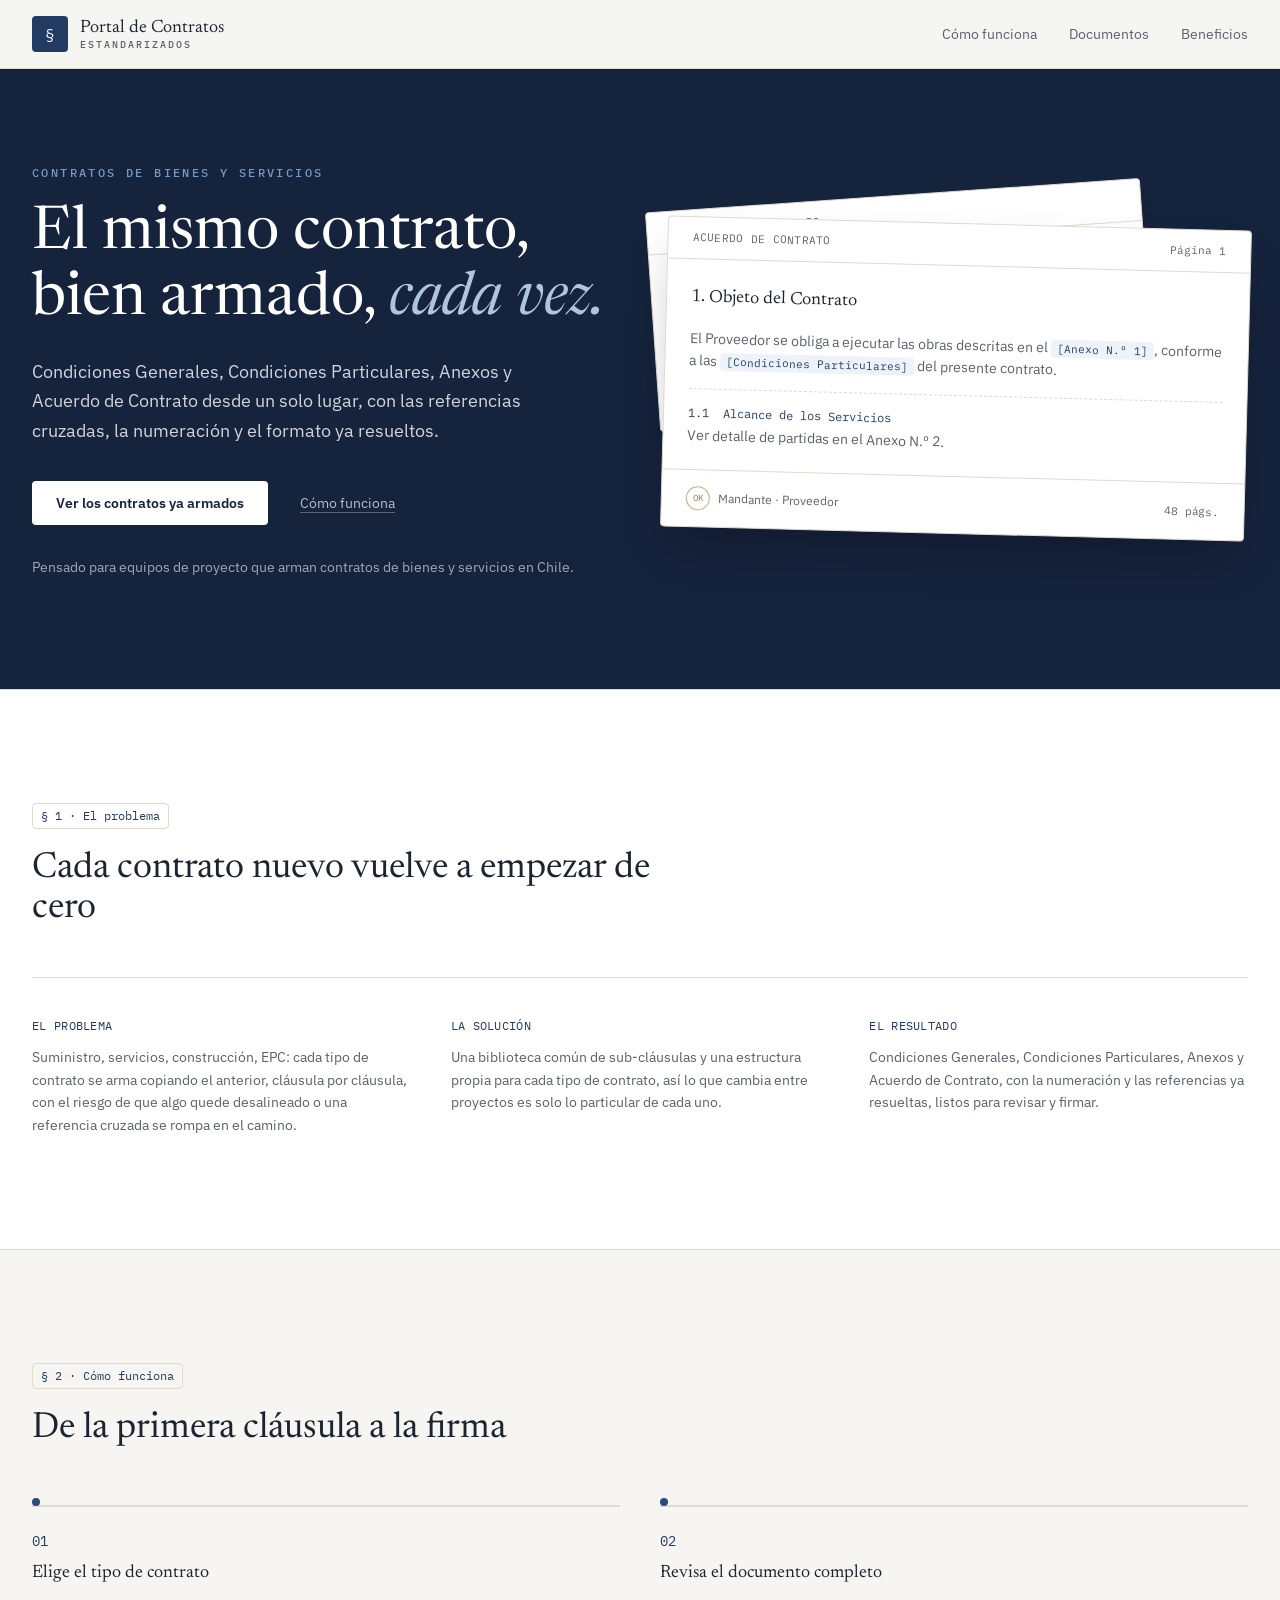
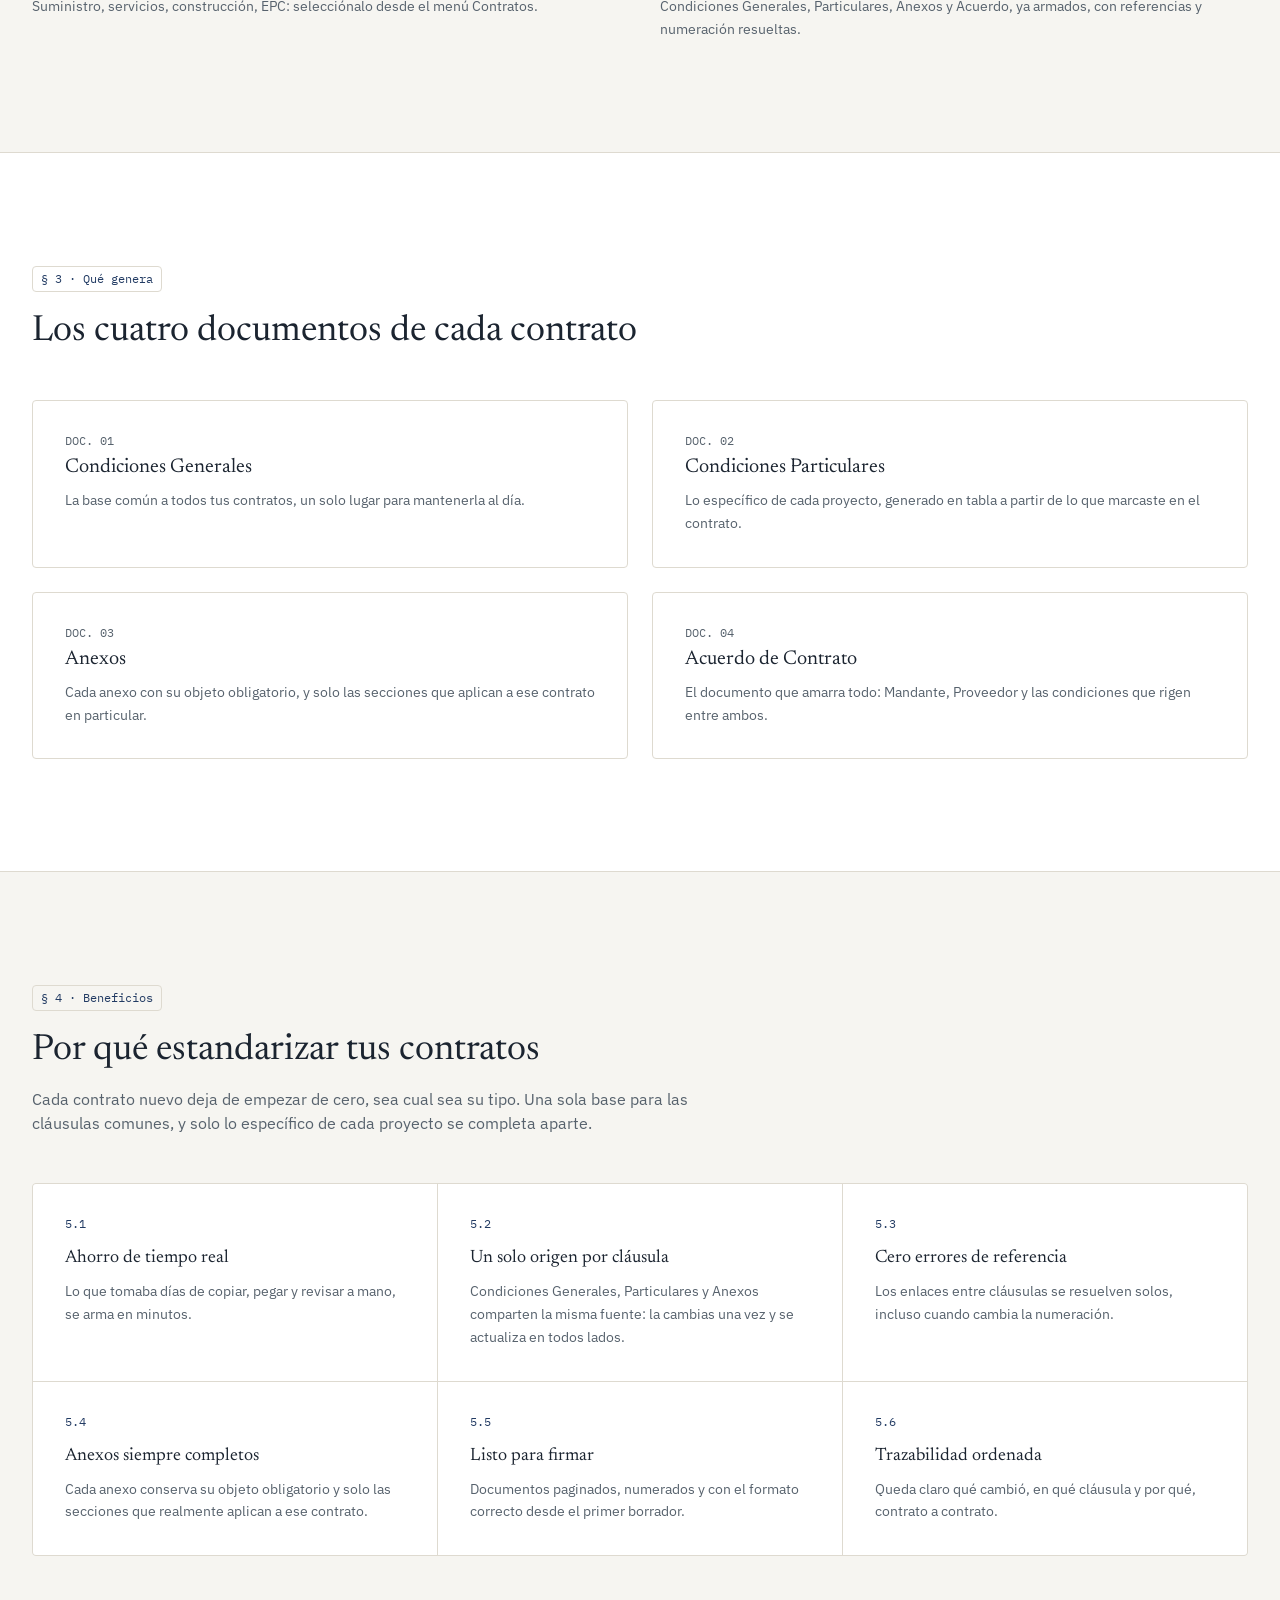
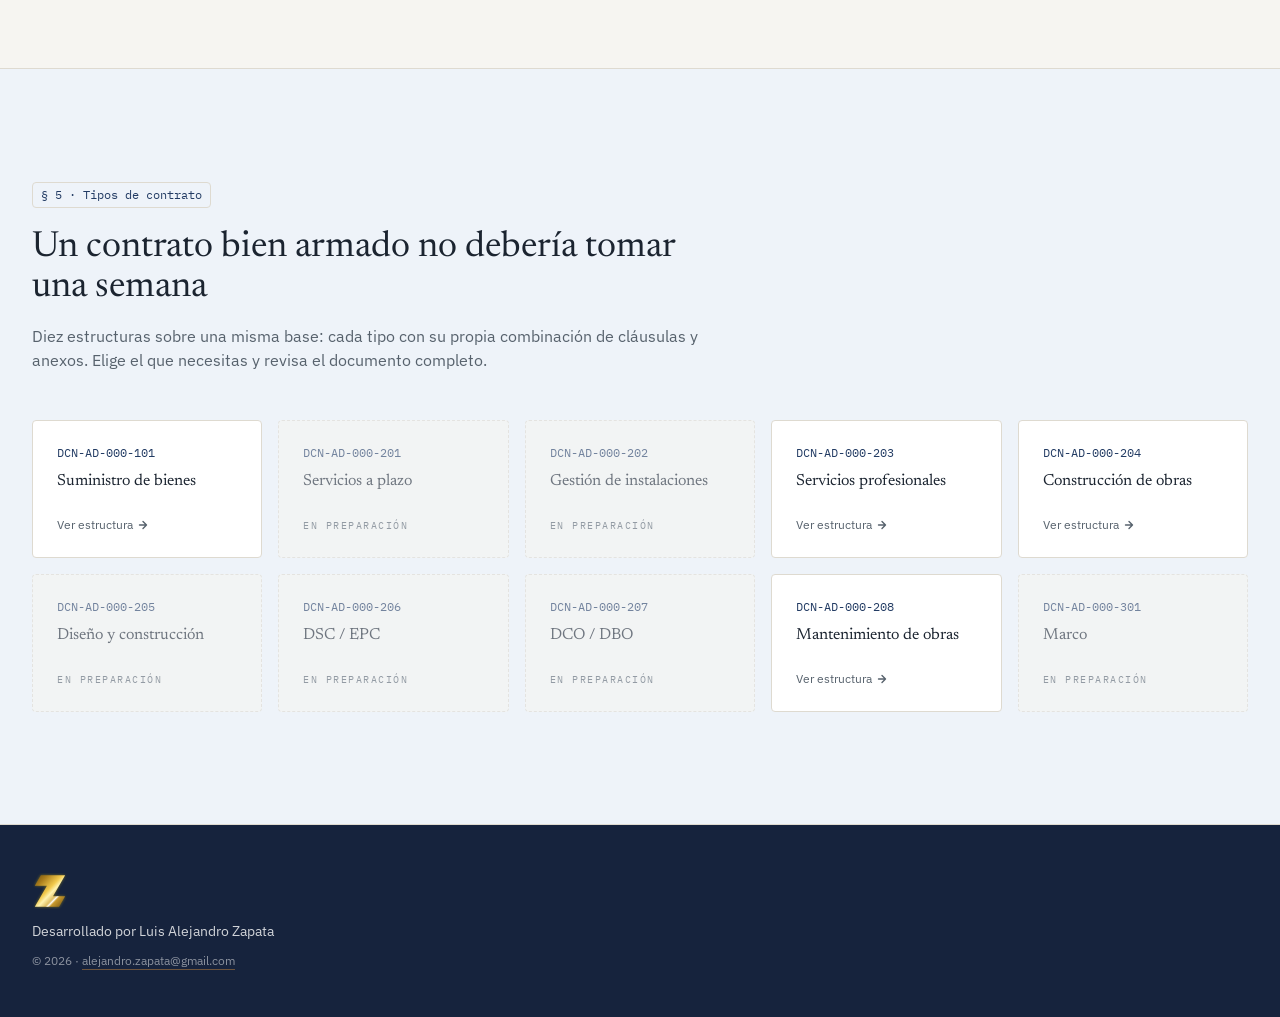
<file: index.html>
<!doctype html>
<html lang="es" class="scroll-smooth" style="color-scheme: light">
    <head>
        <meta charset="UTF-8" />
        <meta name="viewport" content="width=device-width, initial-scale=1.0" />
        <meta name="color-scheme" content="light only" />
        <meta name="supported-color-schemes" content="light" />
        <title>Portal de Contratos Estandarizados: contratos de construcción y adquisiciones, listos y consistentes</title>
        <meta name="description" content="Genera Condiciones Generales, Condiciones Particulares, Anexos y el Acuerdo de Contrato desde un solo lugar, sin errores de referencias cruzadas." />

        <link rel="preconnect" href="https://fonts.googleapis.com" />
        <link rel="preconnect" href="https://fonts.gstatic.com" crossorigin />
        <link href="https://fonts.googleapis.com/css2?family=Newsreader:ital,opsz,wght@0,6..72,400;0,6..72,500;0,6..72,600;0,6..72,700;1,6..72,400;1,6..72,500&family=IBM+Plex+Sans:wght@400;500;600;700&family=IBM+Plex+Mono:wght@400;500;600&display=swap" rel="stylesheet" />
      <script type="module" crossorigin src="./assets/index-oB5fNh0W.js"></script>
      <link rel="modulepreload" crossorigin href="./assets/config-DYtfWPvx.js">
      <link rel="stylesheet" crossorigin href="./assets/config-DaPgZwL_.css">
    </head>
    <body class="bg-paper font-sans text-ink antialiased">

        <!-- ===== HEADER ===== -->
        <header class="sticky top-0 z-40 border-b border-line bg-paper/90 backdrop-blur">
            <div class="mx-auto flex max-w-7xl items-center justify-between px-6 py-4 md:px-8">
                <a href="./index.html" class="flex items-center gap-3">
                    <span class="flex h-9 w-9 items-center justify-center rounded-sm bg-blueprint-700 font-mono text-base text-white">§</span>
                    <span class="font-display text-lg leading-tight text-ink">
                        Portal de Contratos
                        <span class="block font-mono text-[10px] font-medium tracking-[0.2em] text-ink-soft">ESTANDARIZADOS</span>
                    </span>
                </a>

                <!-- Nav de escritorio -->
                <nav class="hidden items-center gap-8 md:flex" aria-label="Navegación principal">
                    <a href="#how-it-works" class="text-sm text-ink-soft transition-colors hover:text-blueprint-700">Cómo funciona</a>
                    <a href="#documents" class="text-sm text-ink-soft transition-colors hover:text-blueprint-700">Documentos</a>
                    <a href="#benefits" class="text-sm text-ink-soft transition-colors hover:text-blueprint-700">Beneficios</a>
                </nav>
                <!-- End nav de escritorio -->

                <button type="button" class="hs-collapse-toggle inline-flex items-center justify-center rounded-sm border border-line p-2 text-ink md:hidden" id="nav-toggle" aria-expanded="false" aria-controls="nav-collapse" data-hs-collapse="#nav-collapse">
                    <span class="sr-only">Abrir menú</span>
                    <svg class="h-5 w-5" viewBox="0 0 20 20" fill="none" xmlns="http://www.w3.org/2000/svg" aria-hidden="true">
                        <path d="M2.5 5.5H17.5M2.5 10H17.5M2.5 14.5H17.5" stroke="currentColor" stroke-width="1.5" stroke-linecap="round" />
                    </svg>
                </button>
            </div>

            <!-- Nav móvil -->
            <nav id="nav-collapse" class="hs-collapse hidden w-full overflow-hidden border-t border-line transition-[height] duration-300 md:hidden" aria-label="Navegación móvil">
                <div class="flex flex-col gap-1 px-6 py-4">
                    <a href="#how-it-works" class="rounded-sm px-2 py-2 text-sm text-ink-soft hover:bg-blueprint-50 hover:text-blueprint-700">Cómo funciona</a>
                    <a href="#documents" class="rounded-sm px-2 py-2 text-sm text-ink-soft hover:bg-blueprint-50 hover:text-blueprint-700">Documentos</a>
                    <a href="#benefits" class="rounded-sm px-2 py-2 text-sm text-ink-soft hover:bg-blueprint-50 hover:text-blueprint-700">Beneficios</a>
                </div>
            </nav>
            <!-- End nav móvil -->
        </header>
        <!-- End HEADER -->

        <main>

            <!-- ===== HERO ===== -->
            <section class="bg-blueprint-900">
                <div class="mx-auto max-w-7xl px-6 pb-20 pt-16 md:px-8 md:pb-28 md:pt-24">
                    <div class="grid grid-cols-1 items-center gap-16 lg:grid-cols-2 lg:gap-12">
                        <div>
                            <p class="font-mono text-xs font-medium tracking-[0.2em] text-blueprint-300">CONTRATOS DE BIENES Y SERVICIOS</p>
                            <h1 class="mt-5 font-display text-4xl leading-[1.1] text-white sm:text-5xl md:text-6xl">
                                El mismo contrato, bien armado, <span class="italic text-blueprint-200">cada vez.</span>
                            </h1>
                            <p class="mt-6 max-w-lg text-lg leading-relaxed text-white/80">
                                Condiciones Generales, Condiciones Particulares, Anexos y Acuerdo de Contrato desde un solo lugar, con las referencias cruzadas, la numeración y el formato ya resueltos.
                            </p>

                            <div class="mt-9 flex flex-wrap items-center gap-x-8 gap-y-4">
                                <a href="#contract-types" class="inline-flex items-center justify-center rounded-sm bg-white px-6 py-3 text-sm font-semibold text-blueprint-900 transition-colors hover:bg-blueprint-50 focus-visible:outline focus-visible:outline-2 focus-visible:outline-offset-2 focus-visible:outline-white">
                                    Ver los contratos ya armados
                                </a>
                                <a href="#how-it-works" class="text-sm text-white/70 underline decoration-white/30 underline-offset-4 transition-colors hover:text-white hover:decoration-white">
                                    Cómo funciona
                                </a>
                            </div>

                            <p class="mt-8 text-sm text-white/60">Pensado para equipos de proyecto que arman contratos de bienes y servicios en Chile.</p>
                        </div>

                        <div class="relative mx-auto w-full max-w-md pt-4 lg:max-w-none">
                            <div class="absolute -left-3 -top-3 hidden w-[85%] rotate-[-4deg] rounded-sm border border-line bg-white shadow-lg sm:block" aria-hidden="true">
                                <div class="border-b border-line px-5 py-3">
                                    <p class="font-mono text-[11px] tracking-wide text-ink-soft">CONDICIONES GENERALES</p>
                                </div>
                                <div class="h-44"></div>
                            </div>

                            <div class="relative rotate-[1.5deg] rounded-sm border border-line bg-white shadow-2xl">
                                <div class="flex items-center justify-between border-b border-line px-6 py-3">
                                    <p class="font-mono text-[11px] tracking-wide text-ink-soft">ACUERDO DE CONTRATO</p>
                                    <p class="font-mono text-[11px] text-ink-soft">Página 1</p>
                                </div>
                                <div class="space-y-4 px-6 py-6">
                                    <h2 class="font-display text-lg text-ink">1. Objeto del Contrato</h2>
                                    <p class="text-sm leading-relaxed text-ink-soft">
                                        El Proveedor se obliga a ejecutar las obras descritas en el <span class="rounded-sm bg-blueprint-50 px-1.5 py-0.5 font-mono text-[11px] text-blueprint-700">[Anexo N.º 1]</span>, conforme a las <span class="rounded-sm bg-blueprint-50 px-1.5 py-0.5 font-mono text-[11px] text-blueprint-700">[Condiciones Particulares]</span> del presente contrato.
                                    </p>
                                    <div class="border-t border-dashed border-line pt-4">
                                        <p class="font-mono text-xs text-blueprint-700">1.1 &nbsp;Alcance de los Servicios</p>
                                        <p class="mt-1 text-sm text-ink-soft">Ver detalle de partidas en el Anexo N.º 2.</p>
                                    </div>
                                </div>
                                <div class="flex items-center justify-between border-t border-line px-6 py-4">
                                    <div class="flex items-center gap-2">
                                        <span class="flex h-6 w-6 items-center justify-center rounded-full border border-brass/60 font-mono text-[9px] text-brass">OK</span>
                                        <p class="text-xs text-ink-soft">Mandante · Proveedor</p>
                                    </div>
                                    <p class="font-mono text-[11px] text-ink-soft">48 págs.</p>
                                </div>
                            </div>
                        </div>
                    </div>
                </div>
            </section>
            <!-- End HERO -->

            <!-- ===== PROBLEMA / SOLUCIÓN / RESULTADO ===== -->
            <section class="border-t border-line bg-white py-20 md:py-28">
                <div class="mx-auto max-w-7xl px-6 md:px-8">
                    <p class="inline-flex items-center rounded-sm border border-line px-2 py-1 font-mono text-xs text-blueprint-700">§ 1 · El problema</p>
                    <h2 class="mt-5 max-w-2xl font-display text-3xl text-ink md:text-4xl">Cada contrato nuevo vuelve a empezar de cero</h2>

                    <div class="mt-12 grid grid-cols-1 gap-10 border-t border-line pt-10 sm:grid-cols-3">
                        <div>
                            <p class="font-mono text-xs tracking-wide text-blueprint-700">EL PROBLEMA</p>
                            <p class="mt-3 text-sm leading-relaxed text-ink-soft">
                                Suministro, servicios, construcción, EPC: cada tipo de contrato se arma copiando el anterior, cláusula por cláusula, con el riesgo de que algo quede desalineado o una referencia cruzada se rompa en el camino.
                            </p>
                        </div>
                        <div>
                            <p class="font-mono text-xs tracking-wide text-blueprint-700">LA SOLUCIÓN</p>
                            <p class="mt-3 text-sm leading-relaxed text-ink-soft">
                                Una biblioteca común de sub-cláusulas y una estructura propia para cada tipo de contrato, así lo que cambia entre proyectos es solo lo particular de cada uno.
                            </p>
                        </div>
                        <div>
                            <p class="font-mono text-xs tracking-wide text-blueprint-700">EL RESULTADO</p>
                            <p class="mt-3 text-sm leading-relaxed text-ink-soft">
                                Condiciones Generales, Condiciones Particulares, Anexos y Acuerdo de Contrato, con la numeración y las referencias ya resueltas, listos para revisar y firmar.
                            </p>
                        </div>
                    </div>
                </div>
            </section>
            <!-- End PROBLEMA / SOLUCIÓN / RESULTADO -->


            <!-- ===== CÓMO FUNCIONA ===== -->
            <section id="how-it-works" class="border-t border-line py-20 md:py-28">
                <div class="mx-auto max-w-7xl px-6 md:px-8">
                    <p class="inline-flex items-center rounded-sm border border-line px-2 py-1 font-mono text-xs text-blueprint-700">§ 2 · Cómo funciona</p>
                    <h2 class="mt-5 font-display text-3xl text-ink md:text-4xl">De la primera cláusula a la firma</h2>

                    <ol class="mt-14 grid grid-cols-1 gap-10 sm:grid-cols-2">
                        <li class="relative border-t-2 border-line pt-6 sm:before:absolute sm:before:-top-[9px] sm:before:left-0 sm:before:h-2 sm:before:w-2 sm:before:rounded-full sm:before:bg-blueprint-600">
                            <p class="font-mono text-sm text-blueprint-700">01</p>
                            <h3 class="mt-2 font-display text-lg text-ink">Elige el tipo de contrato</h3>
                            <p class="mt-2 text-sm leading-relaxed text-ink-soft">Suministro, servicios, construcción, EPC: selecciónalo desde el menú Contratos.</p>
                        </li>

                        <li class="relative border-t-2 border-line pt-6 sm:before:absolute sm:before:-top-[9px] sm:before:left-0 sm:before:h-2 sm:before:w-2 sm:before:rounded-full sm:before:bg-blueprint-600">
                            <p class="font-mono text-sm text-blueprint-700">02</p>
                            <h3 class="mt-2 font-display text-lg text-ink">Revisa el documento completo</h3>
                            <p class="mt-2 text-sm leading-relaxed text-ink-soft">Condiciones Generales, Particulares, Anexos y Acuerdo, ya armados, con referencias y numeración resueltas.</p>
                        </li>
                    </ol>
                </div>
            </section>
            <!-- End CÓMO FUNCIONA -->

            <!-- ===== DOCUMENTOS ===== -->
            <section id="documents" class="border-t border-line bg-white py-20 md:py-28">
                <div class="mx-auto max-w-7xl px-6 md:px-8">
                    <p class="inline-flex items-center rounded-sm border border-line px-2 py-1 font-mono text-xs text-blueprint-700">§ 3 · Qué genera</p>
                    <h2 class="mt-5 font-display text-3xl text-ink md:text-4xl">Los cuatro documentos de cada contrato</h2>

                    <div class="mt-12 grid grid-cols-1 gap-6 sm:grid-cols-2">
                        <article class="rounded-sm border border-line bg-white p-8">
                            <p class="font-mono text-xs text-ink-soft">DOC. 01</p>
                            <h3 class="mt-1 font-display text-xl text-ink">Condiciones Generales</h3>
                            <p class="mt-2 text-sm leading-relaxed text-ink-soft">La base común a todos tus contratos, un solo lugar para mantenerla al día.</p>
                        </article>

                        <article class="rounded-sm border border-line bg-white p-8">
                            <p class="font-mono text-xs text-ink-soft">DOC. 02</p>
                            <h3 class="mt-1 font-display text-xl text-ink">Condiciones Particulares</h3>
                            <p class="mt-2 text-sm leading-relaxed text-ink-soft">Lo específico de cada proyecto, generado en tabla a partir de lo que marcaste en el contrato.</p>
                        </article>

                        <article class="rounded-sm border border-line bg-white p-8">
                            <p class="font-mono text-xs text-ink-soft">DOC. 03</p>
                            <h3 class="mt-1 font-display text-xl text-ink">Anexos</h3>
                            <p class="mt-2 text-sm leading-relaxed text-ink-soft">Cada anexo con su objeto obligatorio, y solo las secciones que aplican a ese contrato en particular.</p>
                        </article>

                        <article class="rounded-sm border border-line bg-white p-8">
                            <p class="font-mono text-xs text-ink-soft">DOC. 04</p>
                            <h3 class="mt-1 font-display text-xl text-ink">Acuerdo de Contrato</h3>
                            <p class="mt-2 text-sm leading-relaxed text-ink-soft">El documento que amarra todo: Mandante, Proveedor y las condiciones que rigen entre ambos.</p>
                        </article>
                    </div>
                </div>
            </section>
            <!-- End DOCUMENTOS -->

            <!-- ===== BENEFICIOS ===== -->
            <section id="benefits" class="border-t border-line py-20 md:py-28">
                <div class="mx-auto max-w-7xl px-6 md:px-8">
                    <div class="max-w-2xl">
                        <p class="inline-flex items-center rounded-sm border border-line px-2 py-1 font-mono text-xs text-blueprint-700">§ 4 · Beneficios</p>
                        <h2 class="mt-5 font-display text-3xl text-ink md:text-4xl">Por qué estandarizar tus contratos</h2>
                        <p class="mt-4 text-ink-soft">Cada contrato nuevo deja de empezar de cero, sea cual sea su tipo. Una sola base para las cláusulas comunes, y solo lo específico de cada proyecto se completa aparte.</p>
                    </div>

                    <div class="mt-12 grid grid-cols-1 gap-px overflow-hidden rounded-sm border border-line bg-line sm:grid-cols-2 lg:grid-cols-3">
                        <div class="bg-white p-8">
                            <p class="font-mono text-xs text-blueprint-700">5.1</p>
                            <h3 class="mt-3 font-display text-lg text-ink">Ahorro de tiempo real</h3>
                            <p class="mt-2 text-sm leading-relaxed text-ink-soft">Lo que tomaba días de copiar, pegar y revisar a mano, se arma en minutos.</p>
                        </div>

                        <div class="bg-white p-8">
                            <p class="font-mono text-xs text-blueprint-700">5.2</p>
                            <h3 class="mt-3 font-display text-lg text-ink">Un solo origen por cláusula</h3>
                            <p class="mt-2 text-sm leading-relaxed text-ink-soft">Condiciones Generales, Particulares y Anexos comparten la misma fuente: la cambias una vez y se actualiza en todos lados.</p>
                        </div>

                        <div class="bg-white p-8">
                            <p class="font-mono text-xs text-blueprint-700">5.3</p>
                            <h3 class="mt-3 font-display text-lg text-ink">Cero errores de referencia</h3>
                            <p class="mt-2 text-sm leading-relaxed text-ink-soft">Los enlaces entre cláusulas se resuelven solos, incluso cuando cambia la numeración.</p>
                        </div>

                        <div class="bg-white p-8">
                            <p class="font-mono text-xs text-blueprint-700">5.4</p>
                            <h3 class="mt-3 font-display text-lg text-ink">Anexos siempre completos</h3>
                            <p class="mt-2 text-sm leading-relaxed text-ink-soft">Cada anexo conserva su objeto obligatorio y solo las secciones que realmente aplican a ese contrato.</p>
                        </div>

                        <div class="bg-white p-8">
                            <p class="font-mono text-xs text-blueprint-700">5.5</p>
                            <h3 class="mt-3 font-display text-lg text-ink">Listo para firmar</h3>
                            <p class="mt-2 text-sm leading-relaxed text-ink-soft">Documentos paginados, numerados y con el formato correcto desde el primer borrador.</p>
                        </div>

                        <div class="bg-white p-8">
                            <p class="font-mono text-xs text-blueprint-700">5.6</p>
                            <h3 class="mt-3 font-display text-lg text-ink">Trazabilidad ordenada</h3>
                            <p class="mt-2 text-sm leading-relaxed text-ink-soft">Queda claro qué cambió, en qué cláusula y por qué, contrato a contrato.</p>
                        </div>
                    </div>
                </div>
            </section>
            <!-- End BENEFICIOS -->

            <!-- ===== TIPOS DE CONTRATO (cierre y acción) ===== -->
            <section id="contract-types" class="border-t border-line bg-blueprint-50 py-20 md:py-28">
                <div class="mx-auto max-w-7xl px-6 md:px-8">
                    <p class="inline-flex items-center rounded-sm border border-line px-2 py-1 font-mono text-xs text-blueprint-700">§ 5 · Tipos de contrato</p>
                    <h2 class="mt-5 max-w-2xl font-display text-3xl text-ink md:text-4xl">Un contrato bien armado no debería tomar una semana</h2>
                    <p class="mt-4 max-w-2xl text-ink-soft">Diez estructuras sobre una misma base: cada tipo con su propia combinación de cláusulas y anexos. Elige el que necesitas y revisa el documento completo.</p>

                    <div id="contract-types-grid" class="mt-12 grid grid-cols-1 gap-4 sm:grid-cols-2 lg:grid-cols-5">
                        
                    </div>
                </div>
            </section>
            <!-- End TIPOS DE CONTRATO -->

        </main>

        <!-- ===== FOOTER ===== -->
        <footer class="border-t border-line bg-blueprint-900 py-12 text-white">
            <div class="mx-auto max-w-7xl px-6 md:px-8">
                <div class="flex flex-col items-start gap-3">
                    <img class="h-9 w-9" src="./brand/logo.svg" alt="PCE">
                    <p class="text-sm text-white/80">Desarrollado por Luis Alejandro Zapata</p>
                    <p class="text-xs text-white/50">© 2026 · <a href="mailto:alejandro.zapata@gmail.com" class="underline decoration-brass/60 underline-offset-4 transition-colors hover:text-white hover:decoration-brass">alejandro.zapata@gmail.com</a></p>
                </div>
            </div>
        </footer>
        <!-- End FOOTER -->
    </body>
</html>
</file>
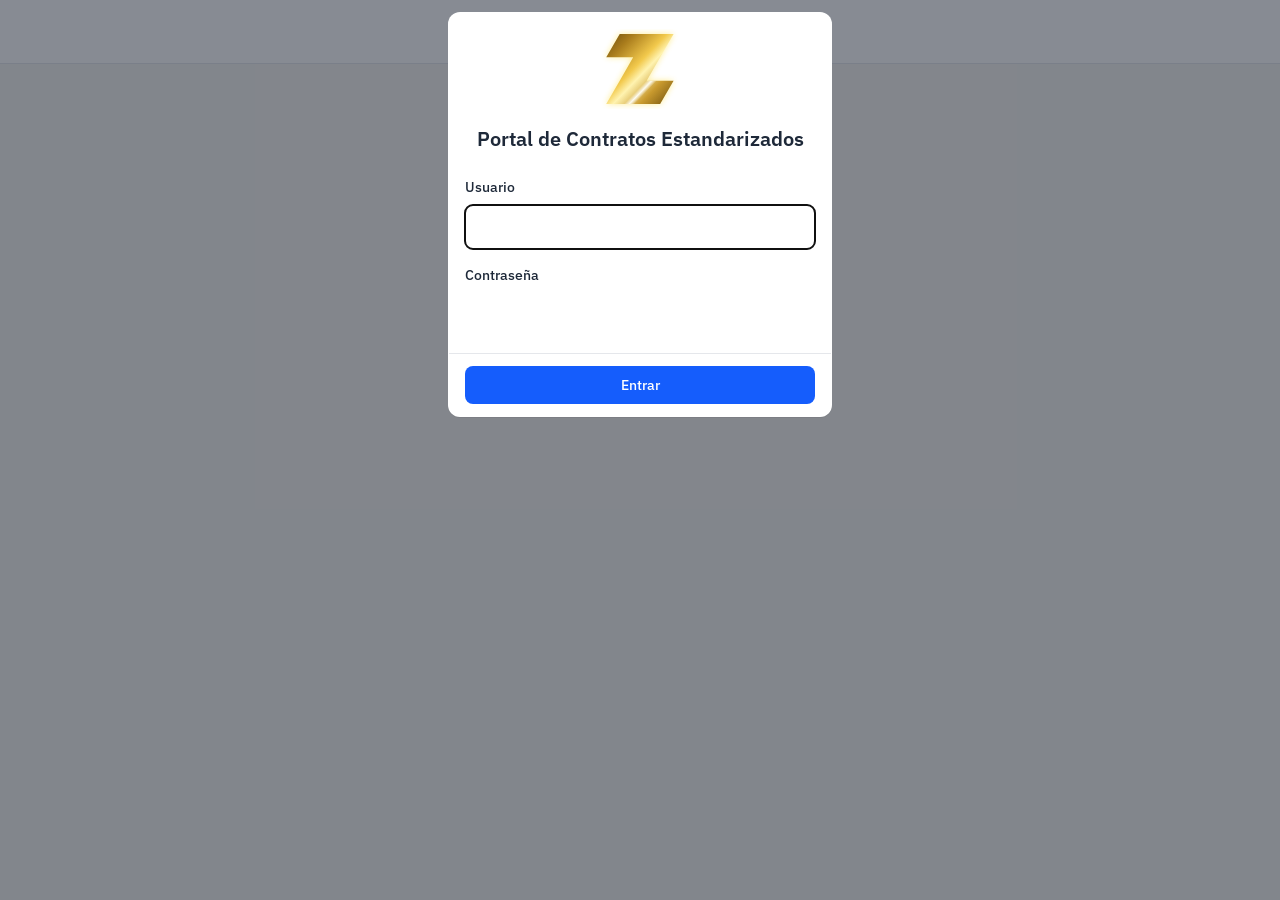
<file: construction.html>
<!doctype html>
<html lang="es" class="scroll-smooth" style="color-scheme: light">
    <head>
        <meta charset="UTF-8" />
        <meta name="viewport" content="width=device-width, initial-scale=1.0" />
        <meta name="color-scheme" content="light only" />
        <meta name="supported-color-schemes" content="light" />
        <title>Construcción de Obras — Portal de Contratos Estandarizados</title>

        <link rel="preconnect" href="https://fonts.googleapis.com" />
        <link rel="preconnect" href="https://fonts.gstatic.com" crossorigin />
        <link rel="stylesheet" href="https://fonts.googleapis.com/css2?family=Newsreader:ital,opsz,wght@0,6..72,400;0,6..72,500;0,6..72,600;0,6..72,700;1,6..72,400;1,6..72,500&family=IBM+Plex+Sans:wght@400;500;600;700&family=IBM+Plex+Mono:wght@400;500;600&display=swap" />
        <!-- Material Symbols: las vistas de contrato usan ligados de íconos -->
        <link rel="stylesheet" href="https://fonts.googleapis.com/css2?family=Material+Symbols+Outlined" />
      <script type="module" crossorigin src="./assets/construction-BVvjvwrE.js"></script>
      <link rel="modulepreload" crossorigin href="./assets/config-DYtfWPvx.js">
      <link rel="modulepreload" crossorigin href="./assets/contract-runtime-LQdwB5w9.js">
      <link rel="stylesheet" crossorigin href="./assets/config-DaPgZwL_.css">
    </head>
    <body class="flex h-screen flex-col bg-paper font-sans text-ink antialiased">

        <header id="header-area" class="shrink-0 flex items-center gap-2 h-16 bg-navbar border-b border-border px-4 md:px-8"></header>
        
        <div id="pages-container" class="flex-1 overflow-y-auto scroll-smooth"></div>

    </body>
</html>
</file>
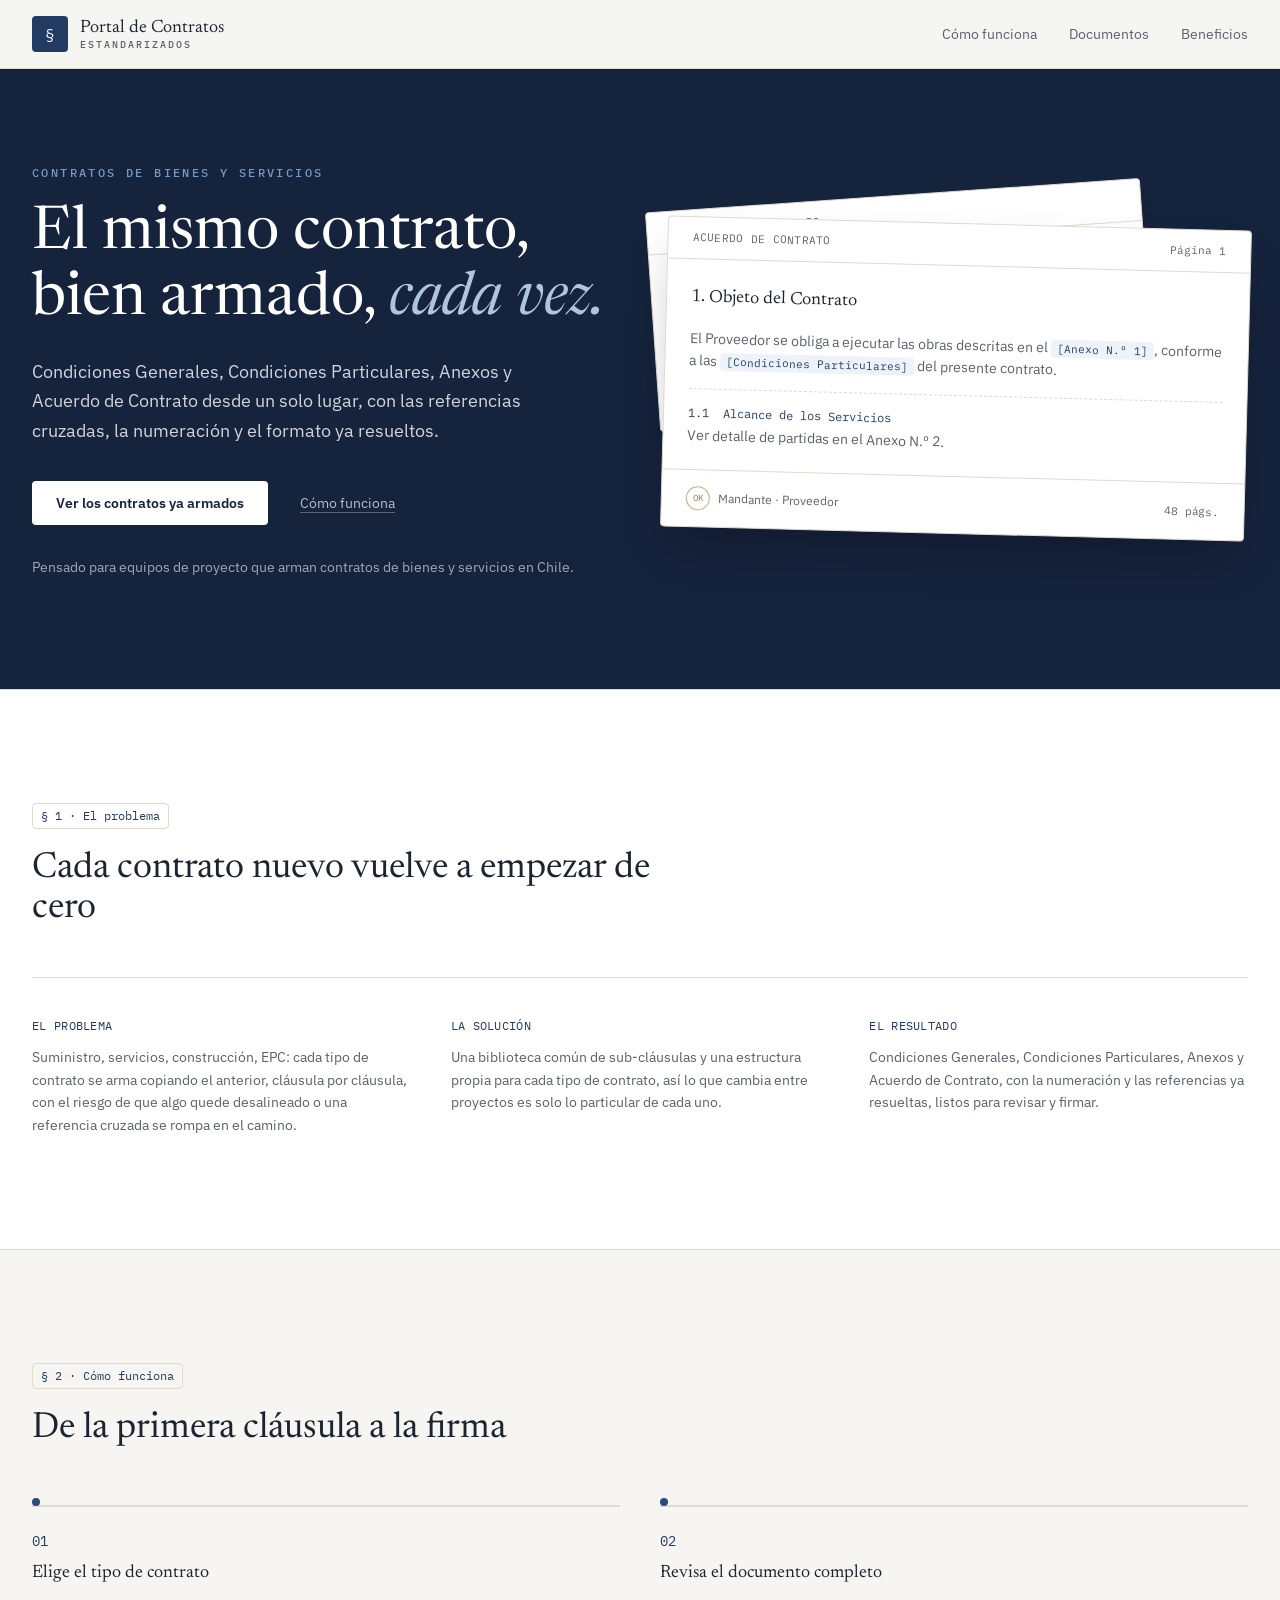
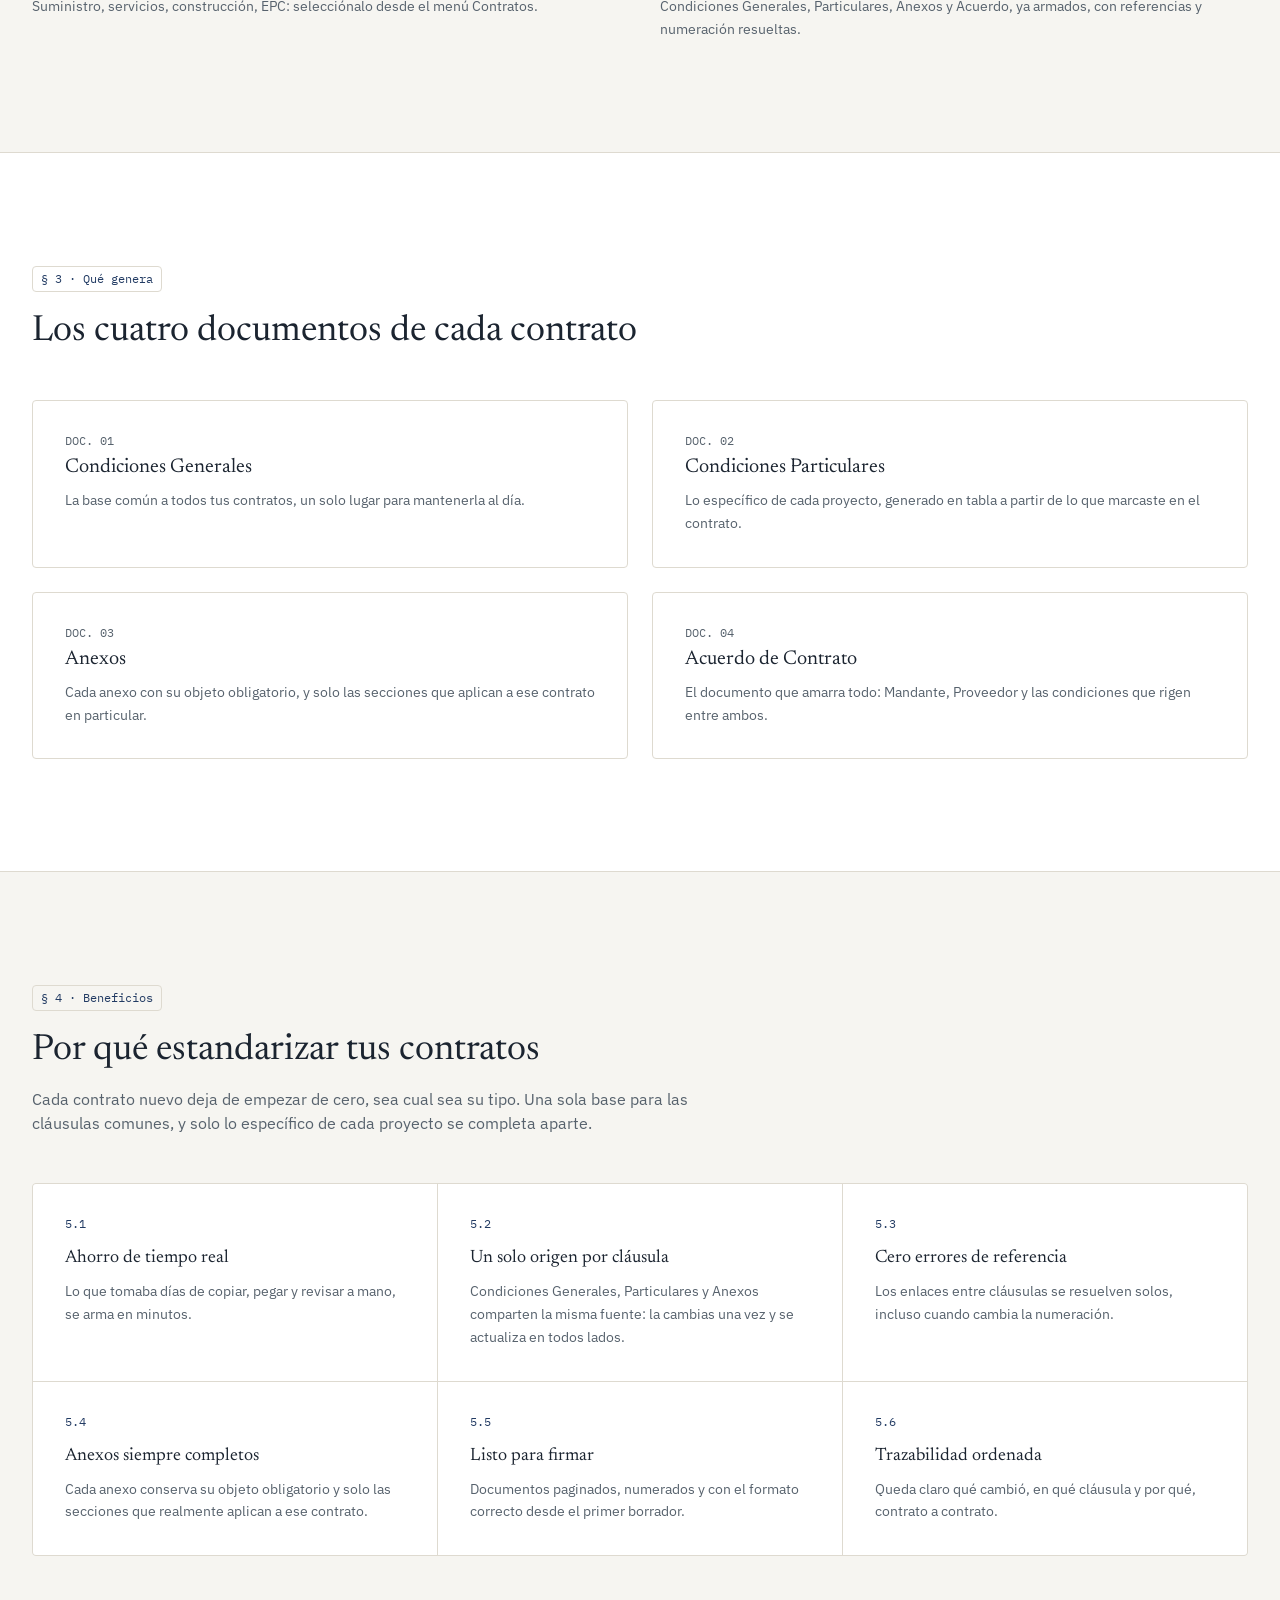
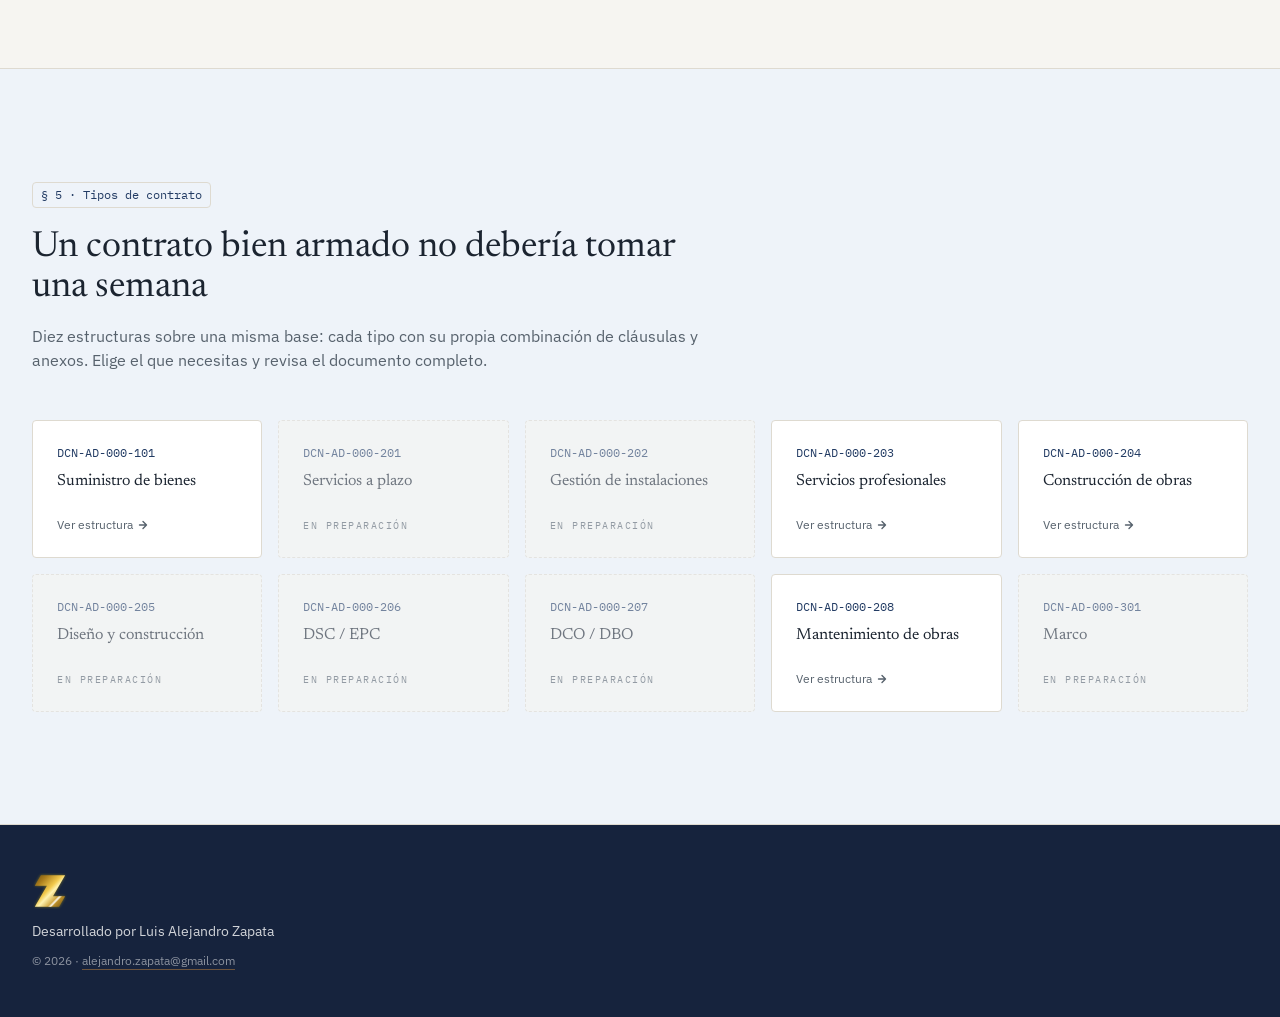
<file: design-construction-operation.html>
<!doctype html>
<html lang="es" class="scroll-smooth" style="color-scheme: light">
    <head>
        <meta charset="UTF-8" />
        <meta name="viewport" content="width=device-width, initial-scale=1.0" />
        <meta name="color-scheme" content="light only" />
        <meta name="supported-color-schemes" content="light" />
        <title>DCO / DBO — Portal de Contratos Estandarizados</title>

        <link rel="preconnect" href="https://fonts.googleapis.com" />
        <link rel="preconnect" href="https://fonts.gstatic.com" crossorigin />
        <link rel="stylesheet" href="https://fonts.googleapis.com/css2?family=Newsreader:ital,opsz,wght@0,6..72,400;0,6..72,500;0,6..72,600;0,6..72,700;1,6..72,400;1,6..72,500&family=IBM+Plex+Sans:wght@400;500;600;700&family=IBM+Plex+Mono:wght@400;500;600&display=swap" />
        <!-- Material Symbols: las vistas de contrato usan ligados de íconos -->
        <link rel="stylesheet" href="https://fonts.googleapis.com/css2?family=Material+Symbols+Outlined" />
      <script type="module" crossorigin src="./assets/design-construction-operation-D-WYQlZk.js"></script>
      <link rel="modulepreload" crossorigin href="./assets/config-DYtfWPvx.js">
      <link rel="modulepreload" crossorigin href="./assets/contract-runtime-LQdwB5w9.js">
      <link rel="stylesheet" crossorigin href="./assets/config-DaPgZwL_.css">
    </head>
    <body class="flex h-screen flex-col bg-paper font-sans text-ink antialiased">

        <header id="header-area" class="shrink-0 flex items-center gap-2 h-16 bg-navbar border-b border-border px-4 md:px-8"></header>
        
        <div id="pages-container" class="flex-1 overflow-y-auto scroll-smooth"></div>

    </body>
</html>
</file>
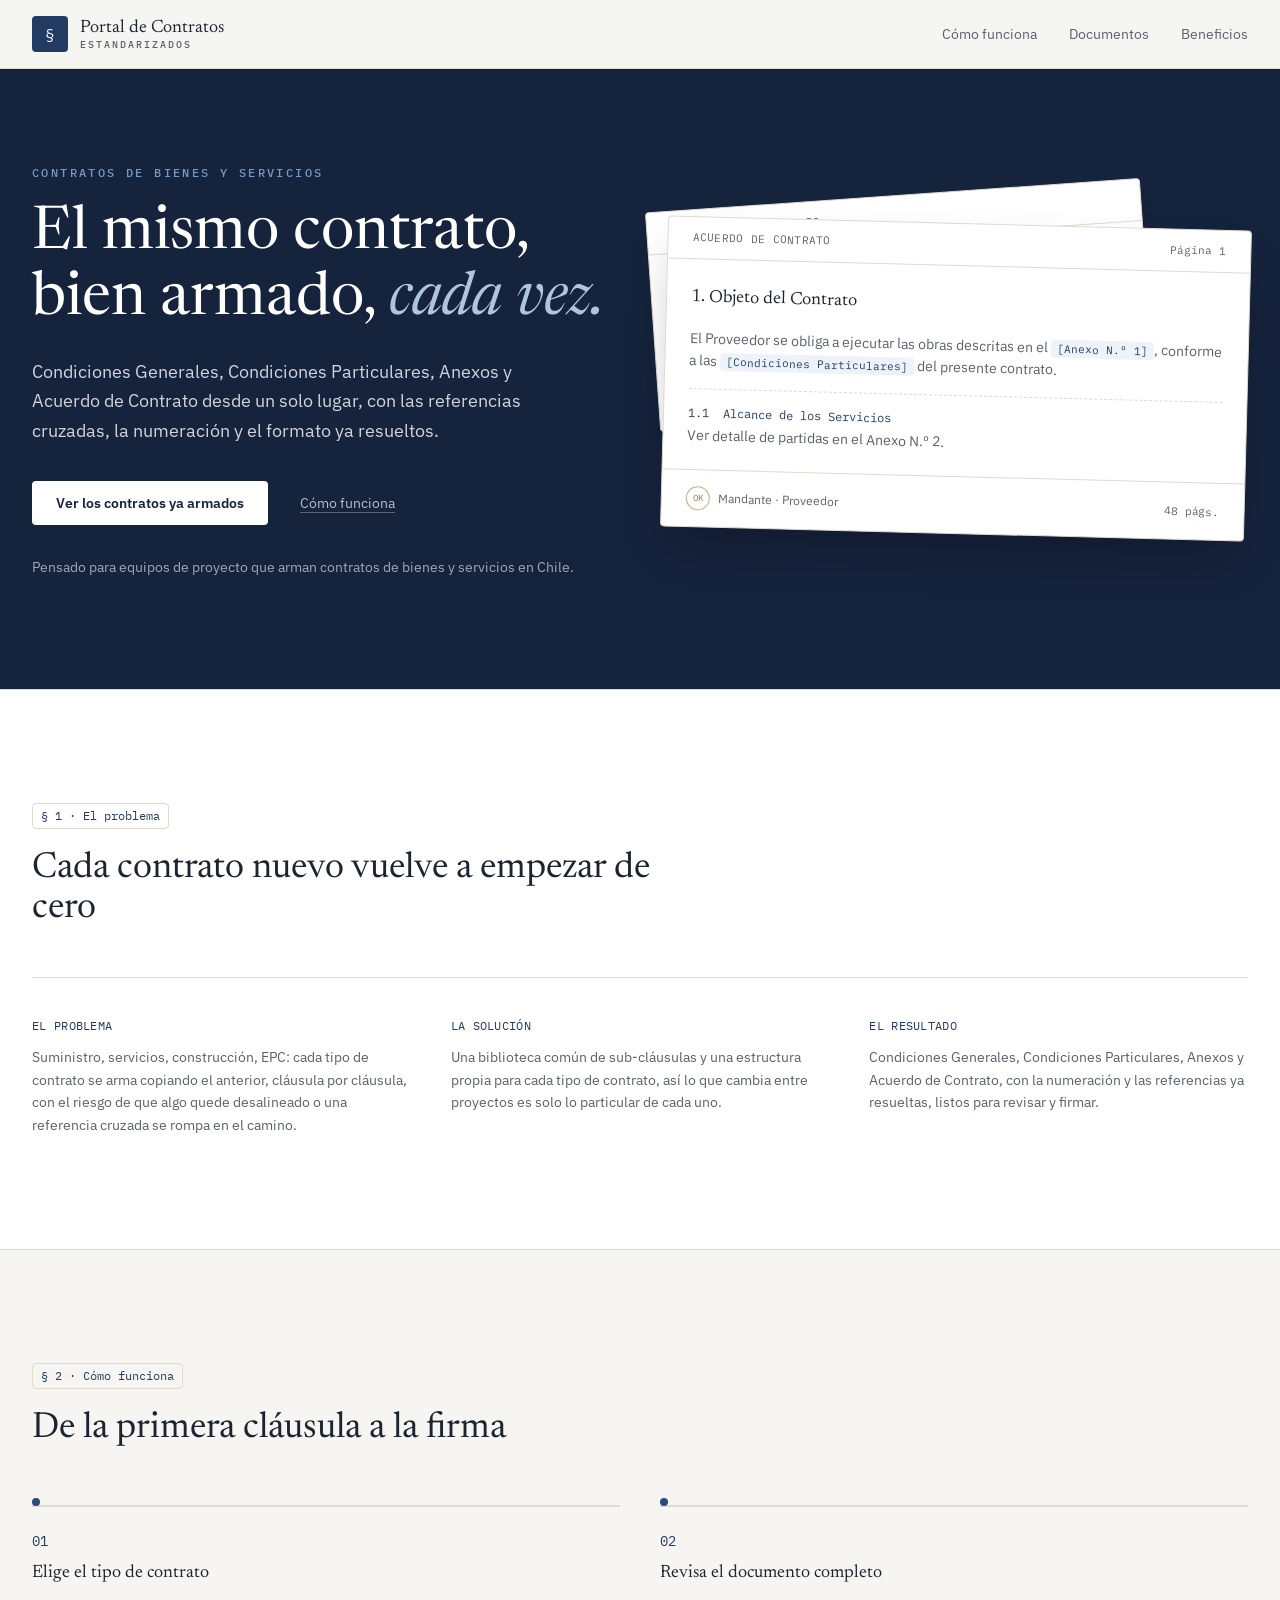
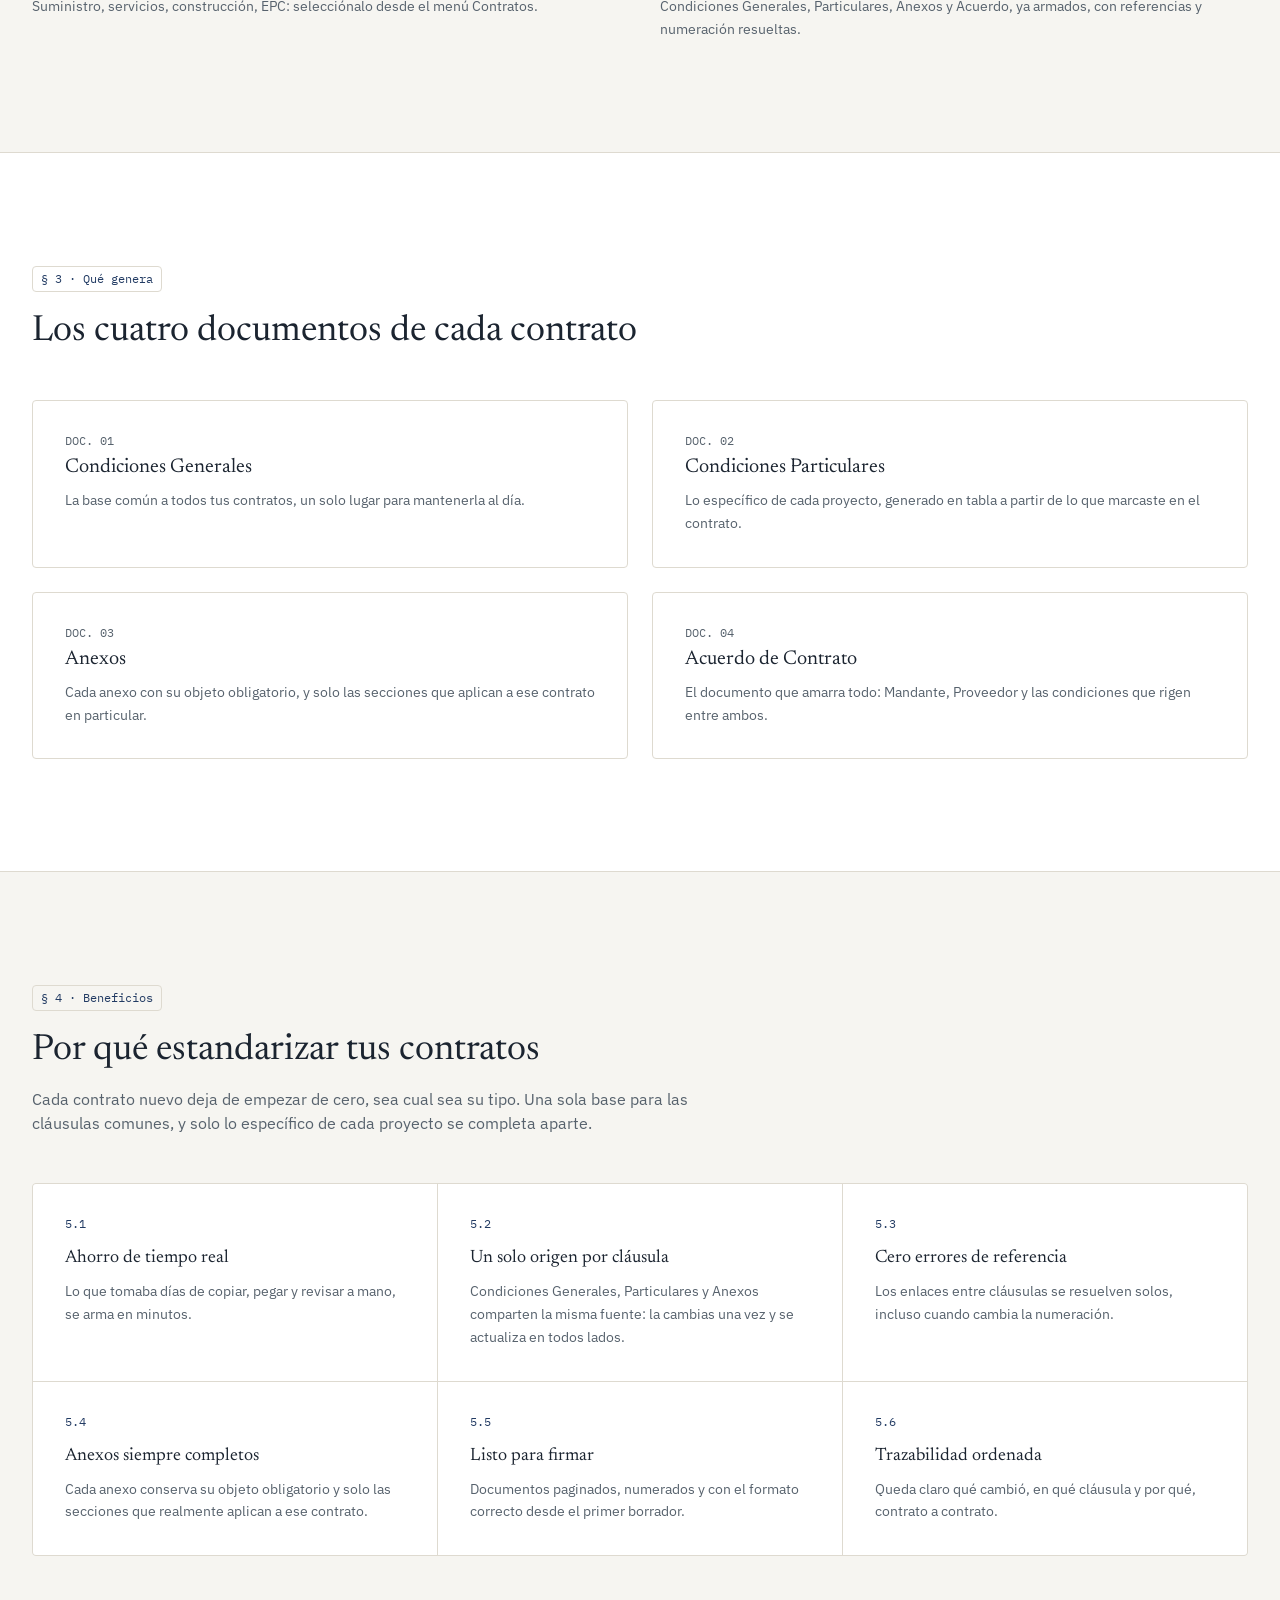
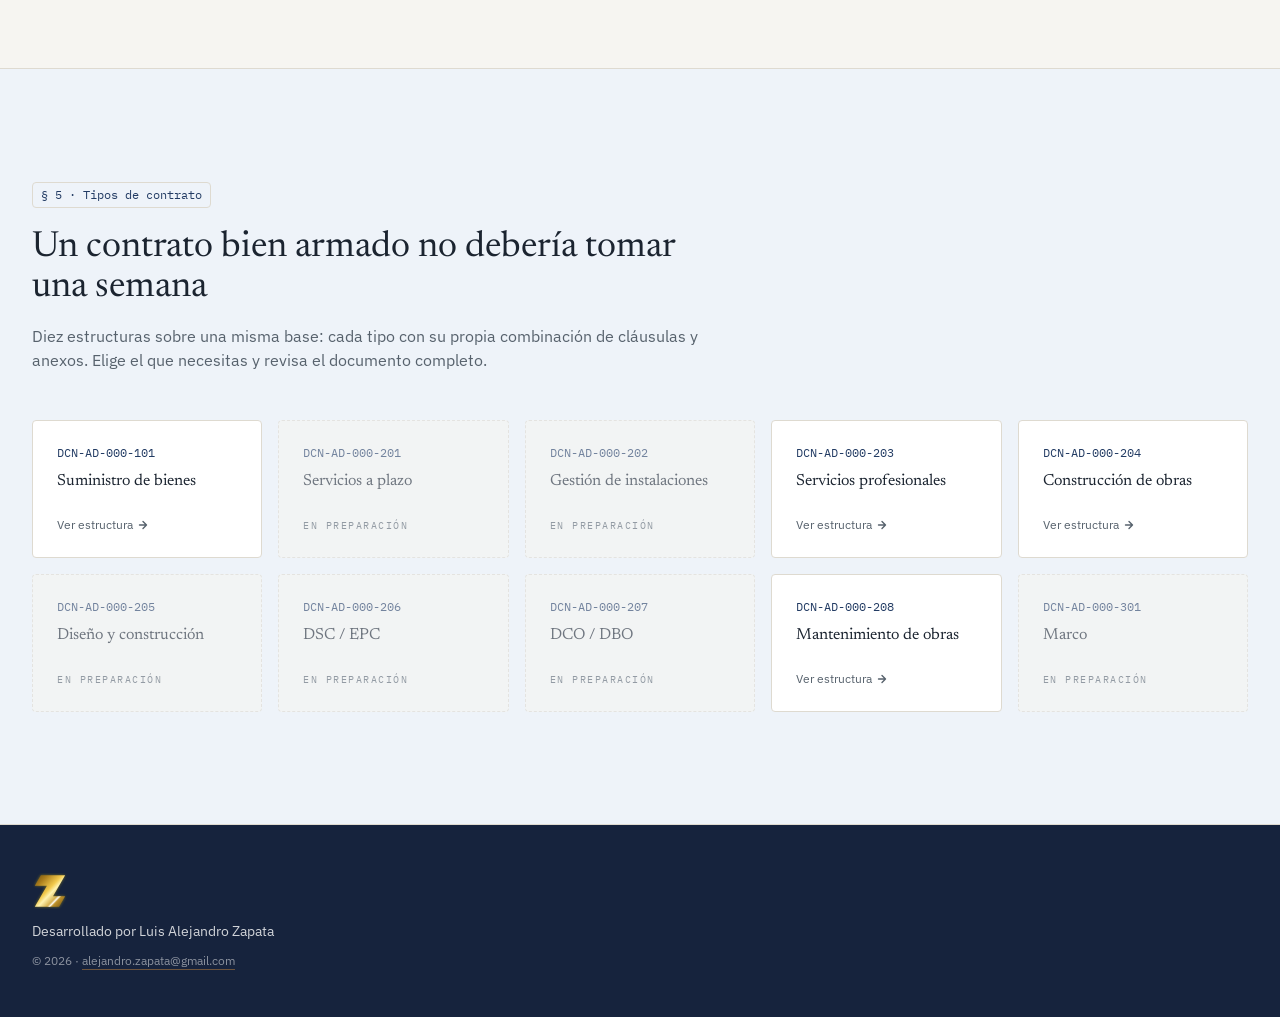
<file: design-construction.html>
<!doctype html>
<html lang="es" class="scroll-smooth" style="color-scheme: light">
    <head>
        <meta charset="UTF-8" />
        <meta name="viewport" content="width=device-width, initial-scale=1.0" />
        <meta name="color-scheme" content="light only" />
        <meta name="supported-color-schemes" content="light" />
        <title>Diseño y Construcción — Portal de Contratos Estandarizados</title>

        <link rel="preconnect" href="https://fonts.googleapis.com" />
        <link rel="preconnect" href="https://fonts.gstatic.com" crossorigin />
        <link rel="stylesheet" href="https://fonts.googleapis.com/css2?family=Newsreader:ital,opsz,wght@0,6..72,400;0,6..72,500;0,6..72,600;0,6..72,700;1,6..72,400;1,6..72,500&family=IBM+Plex+Sans:wght@400;500;600;700&family=IBM+Plex+Mono:wght@400;500;600&display=swap" />
        <!-- Material Symbols: las vistas de contrato usan ligados de íconos -->
        <link rel="stylesheet" href="https://fonts.googleapis.com/css2?family=Material+Symbols+Outlined" />
      <script type="module" crossorigin src="./assets/design-construction-CYBJ27vu.js"></script>
      <link rel="modulepreload" crossorigin href="./assets/config-DYtfWPvx.js">
      <link rel="modulepreload" crossorigin href="./assets/contract-runtime-LQdwB5w9.js">
      <link rel="stylesheet" crossorigin href="./assets/config-DaPgZwL_.css">
    </head>
    <body class="flex h-screen flex-col bg-paper font-sans text-ink antialiased">

        <header id="header-area" class="shrink-0 flex items-center gap-2 h-16 bg-navbar border-b border-border px-4 md:px-8"></header>
        
        <div id="pages-container" class="flex-1 overflow-y-auto scroll-smooth"></div>

    </body>
</html>
</file>
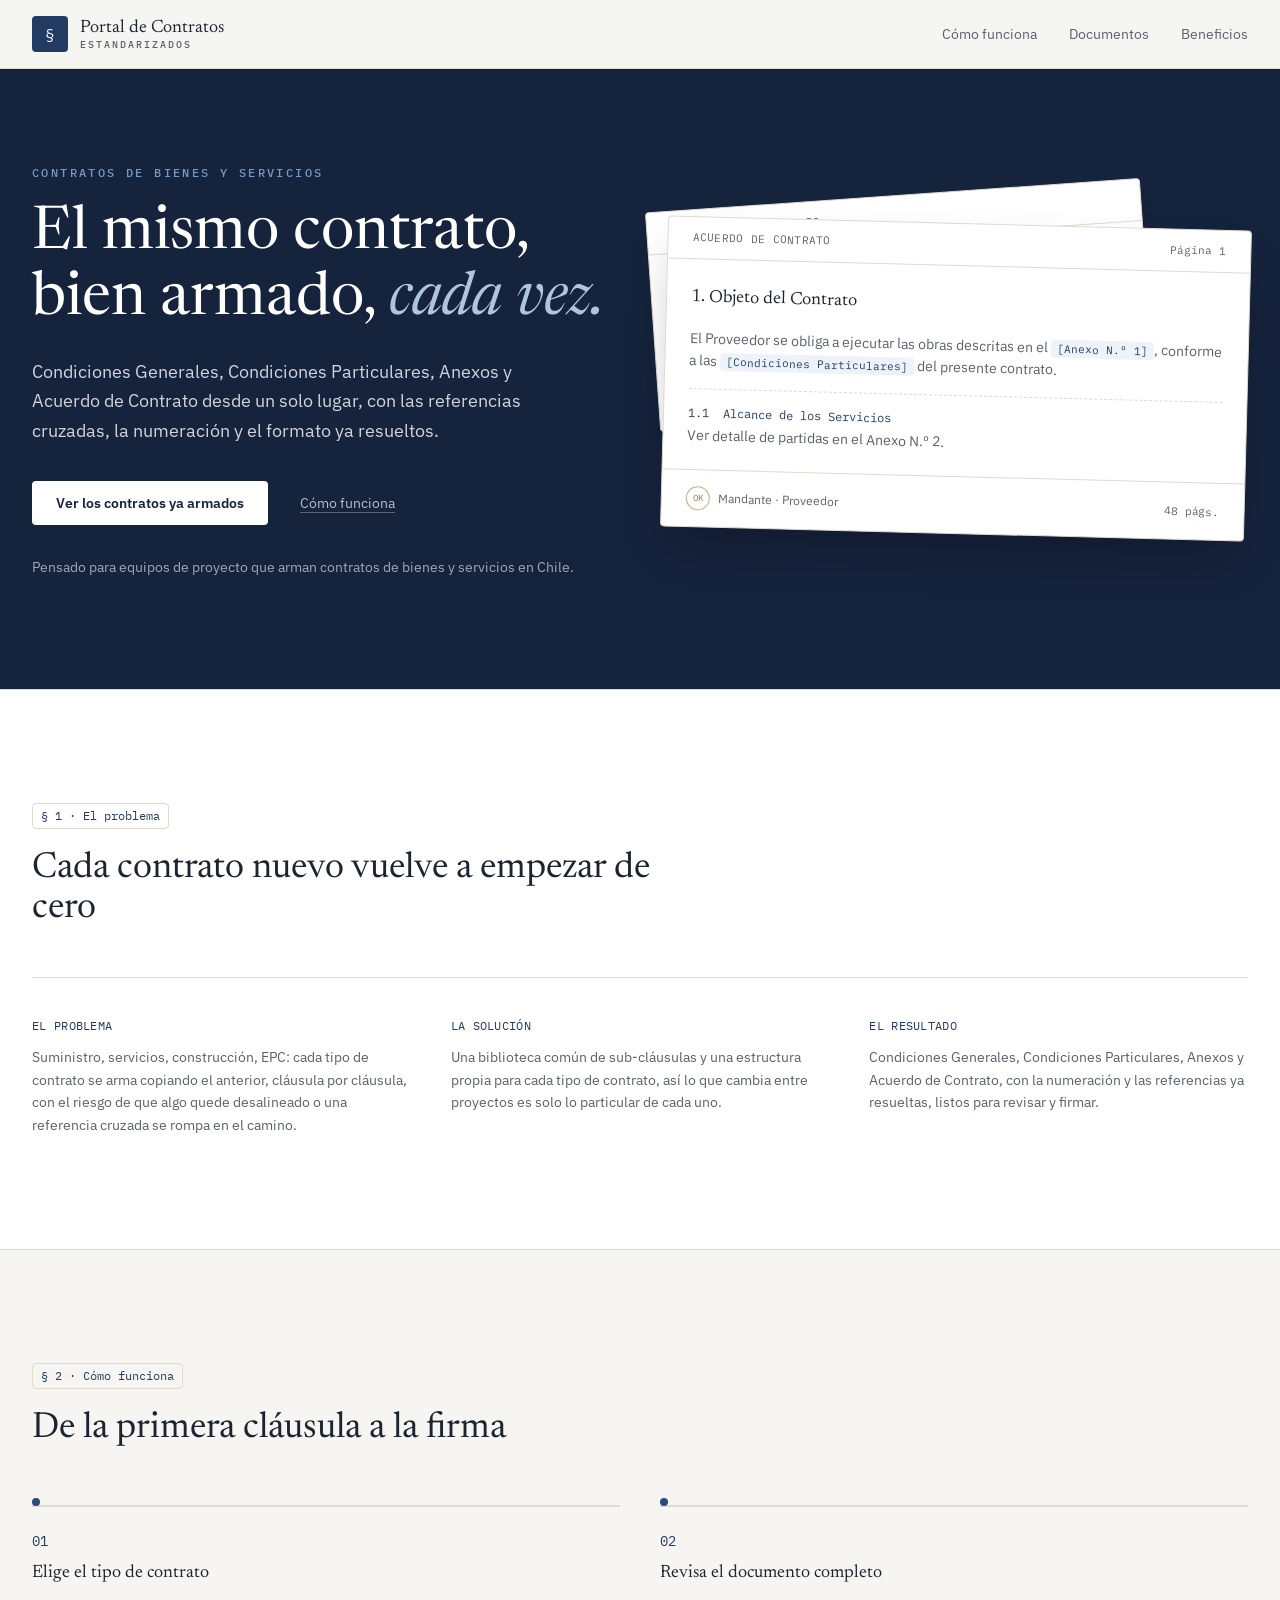
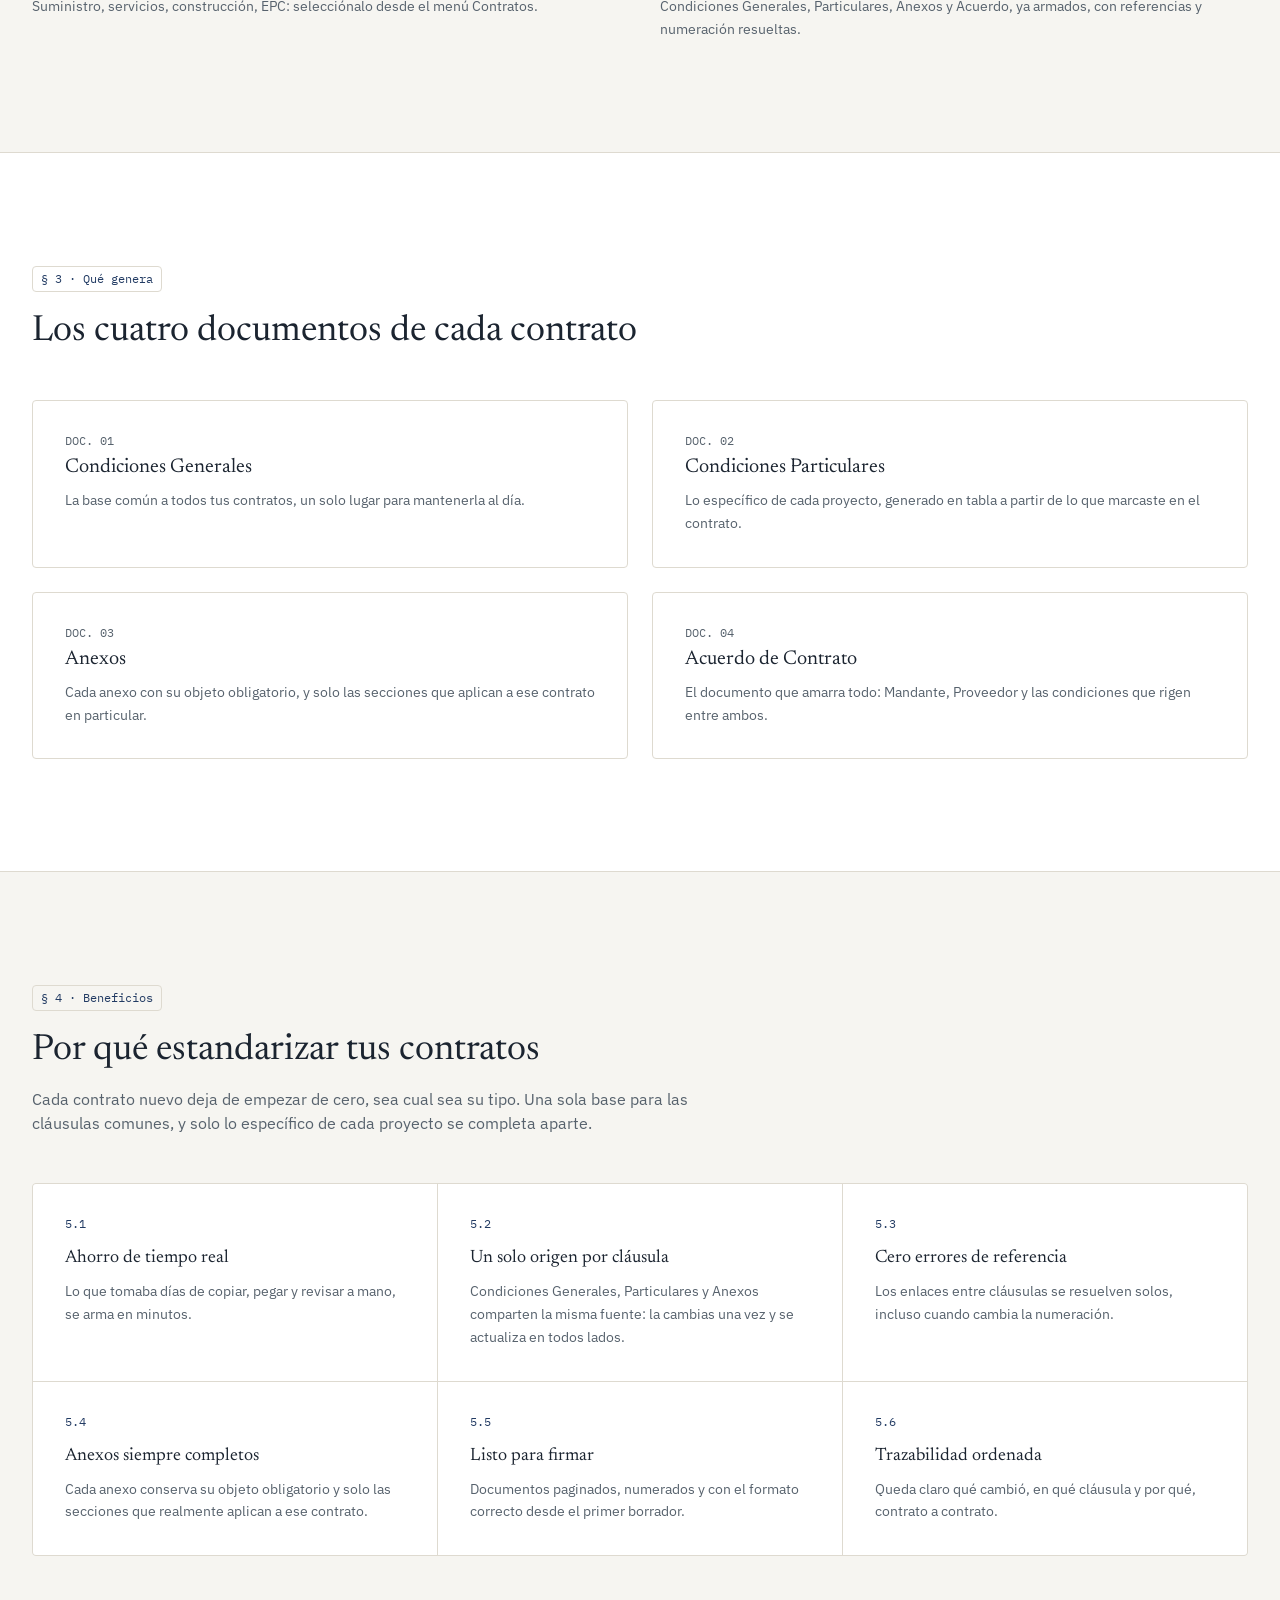
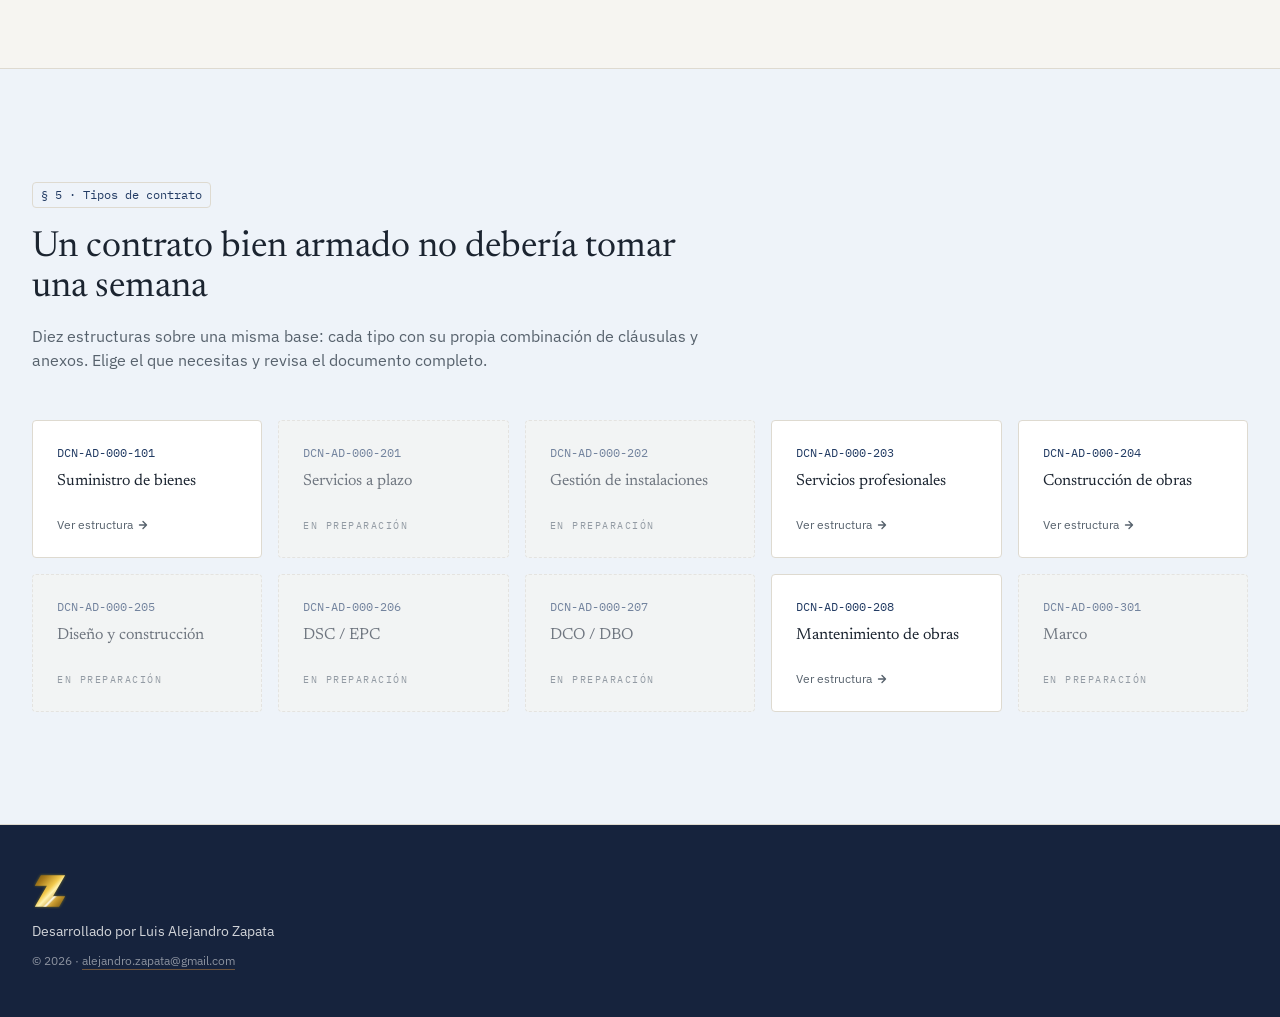
<file: design-procurement-construction.html>
<!doctype html>
<html lang="es" class="scroll-smooth" style="color-scheme: light">
    <head>
        <meta charset="UTF-8" />
        <meta name="viewport" content="width=device-width, initial-scale=1.0" />
        <meta name="color-scheme" content="light only" />
        <meta name="supported-color-schemes" content="light" />
        <title>DSC / EPC — Portal de Contratos Estandarizados</title>

        <link rel="preconnect" href="https://fonts.googleapis.com" />
        <link rel="preconnect" href="https://fonts.gstatic.com" crossorigin />
        <link rel="stylesheet" href="https://fonts.googleapis.com/css2?family=Newsreader:ital,opsz,wght@0,6..72,400;0,6..72,500;0,6..72,600;0,6..72,700;1,6..72,400;1,6..72,500&family=IBM+Plex+Sans:wght@400;500;600;700&family=IBM+Plex+Mono:wght@400;500;600&display=swap" />
        <!-- Material Symbols: las vistas de contrato usan ligados de íconos -->
        <link rel="stylesheet" href="https://fonts.googleapis.com/css2?family=Material+Symbols+Outlined" />
      <script type="module" crossorigin src="./assets/design-procurement-construction-pOU01G5O.js"></script>
      <link rel="modulepreload" crossorigin href="./assets/config-DYtfWPvx.js">
      <link rel="modulepreload" crossorigin href="./assets/contract-runtime-LQdwB5w9.js">
      <link rel="stylesheet" crossorigin href="./assets/config-DaPgZwL_.css">
    </head>
    <body class="flex h-screen flex-col bg-paper font-sans text-ink antialiased">

        <header id="header-area" class="shrink-0 flex items-center gap-2 h-16 bg-navbar border-b border-border px-4 md:px-8"></header>
        
        <div id="pages-container" class="flex-1 overflow-y-auto scroll-smooth"></div>

    </body>
</html>
</file>
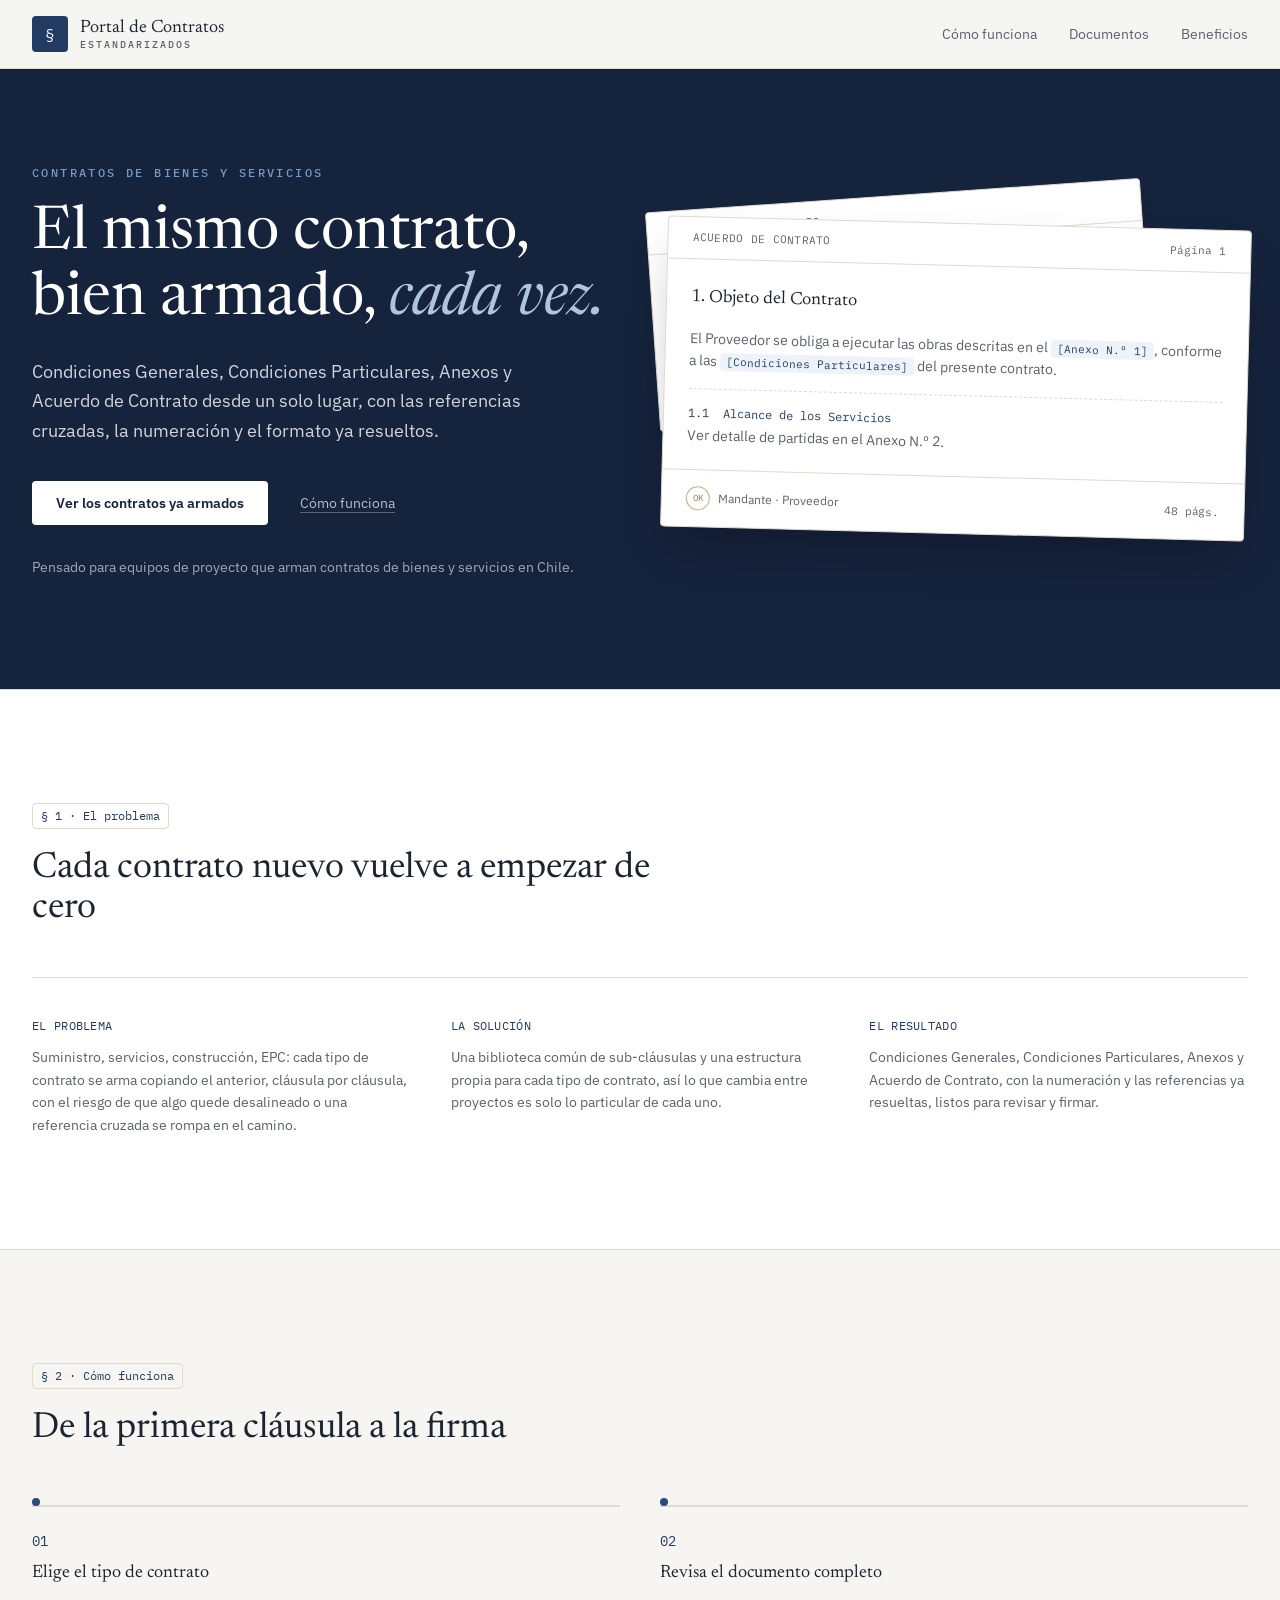
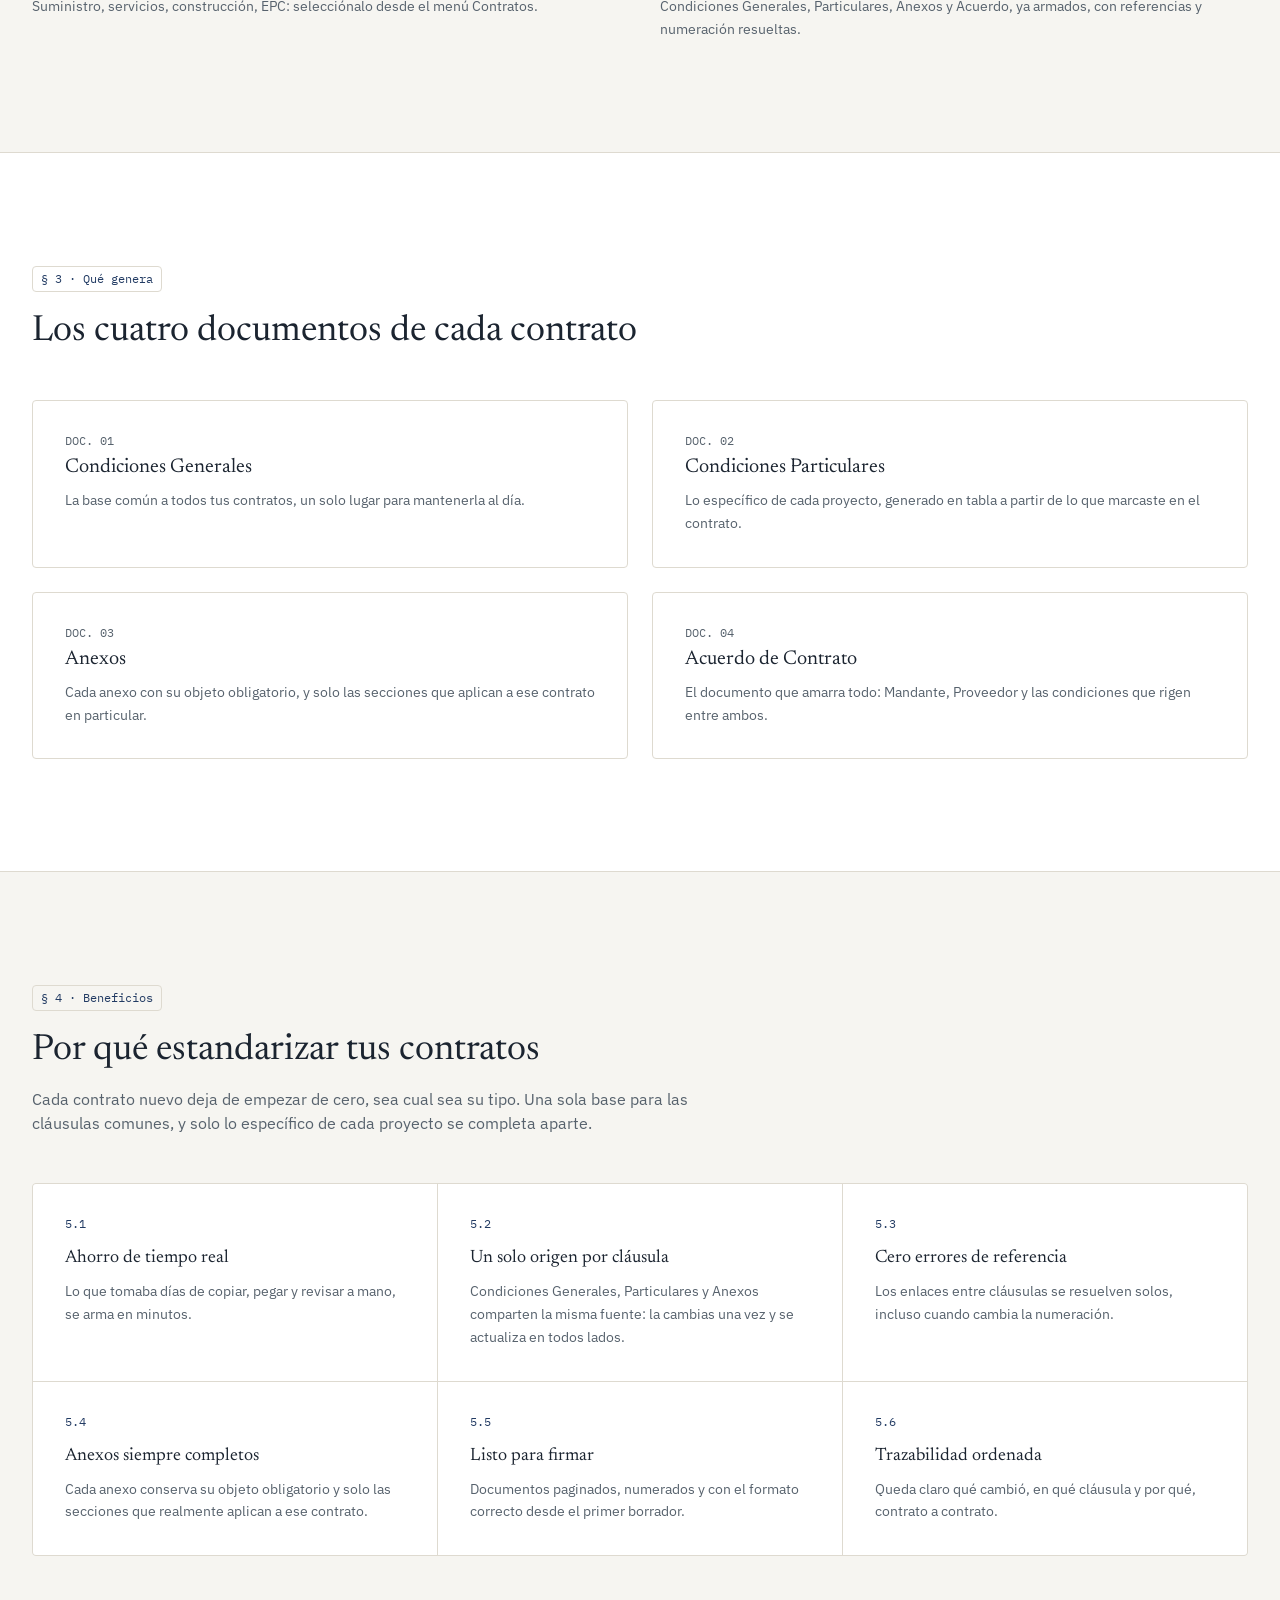
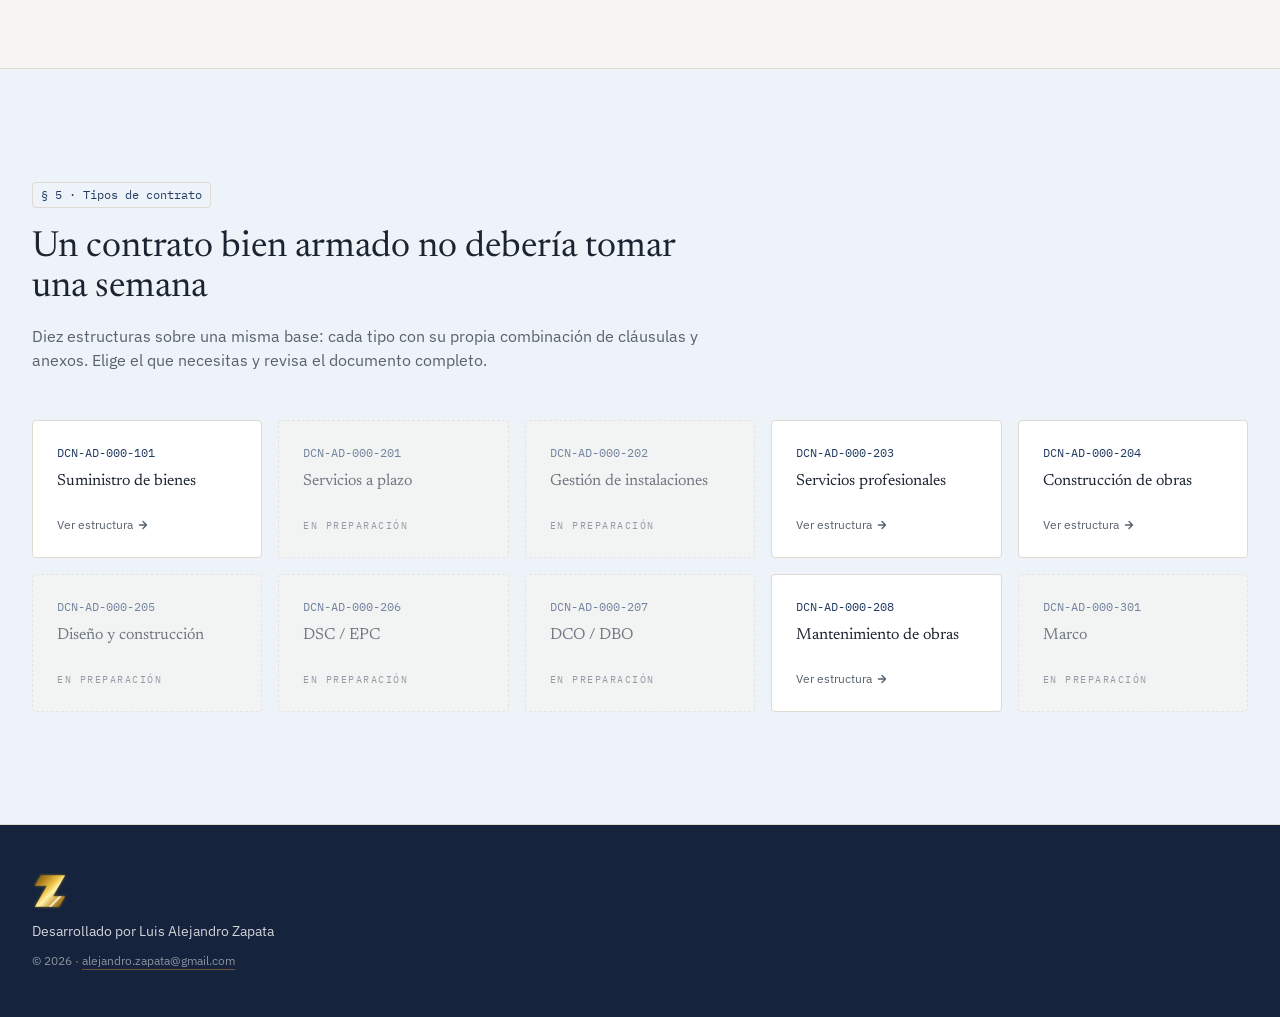
<file: facilities-management.html>
<!doctype html>
<html lang="es" class="scroll-smooth" style="color-scheme: light">
    <head>
        <meta charset="UTF-8" />
        <meta name="viewport" content="width=device-width, initial-scale=1.0" />
        <meta name="color-scheme" content="light only" />
        <meta name="supported-color-schemes" content="light" />
        <title>Gestión de Instalaciones — Portal de Contratos Estandarizados</title>

        <link rel="preconnect" href="https://fonts.googleapis.com" />
        <link rel="preconnect" href="https://fonts.gstatic.com" crossorigin />
        <link rel="stylesheet" href="https://fonts.googleapis.com/css2?family=Newsreader:ital,opsz,wght@0,6..72,400;0,6..72,500;0,6..72,600;0,6..72,700;1,6..72,400;1,6..72,500&family=IBM+Plex+Sans:wght@400;500;600;700&family=IBM+Plex+Mono:wght@400;500;600&display=swap" />
        <!-- Material Symbols: las vistas de contrato usan ligados de íconos -->
        <link rel="stylesheet" href="https://fonts.googleapis.com/css2?family=Material+Symbols+Outlined" />
      <script type="module" crossorigin src="./assets/facilities-management-CnbKUjCR.js"></script>
      <link rel="modulepreload" crossorigin href="./assets/config-DYtfWPvx.js">
      <link rel="modulepreload" crossorigin href="./assets/contract-runtime-LQdwB5w9.js">
      <link rel="stylesheet" crossorigin href="./assets/config-DaPgZwL_.css">
    </head>
    <body class="flex h-screen flex-col bg-paper font-sans text-ink antialiased">

        <header id="header-area" class="shrink-0 flex items-center gap-2 h-16 bg-navbar border-b border-border px-4 md:px-8"></header>
        
        <div id="pages-container" class="flex-1 overflow-y-auto scroll-smooth"></div>

    </body>
</html>
</file>
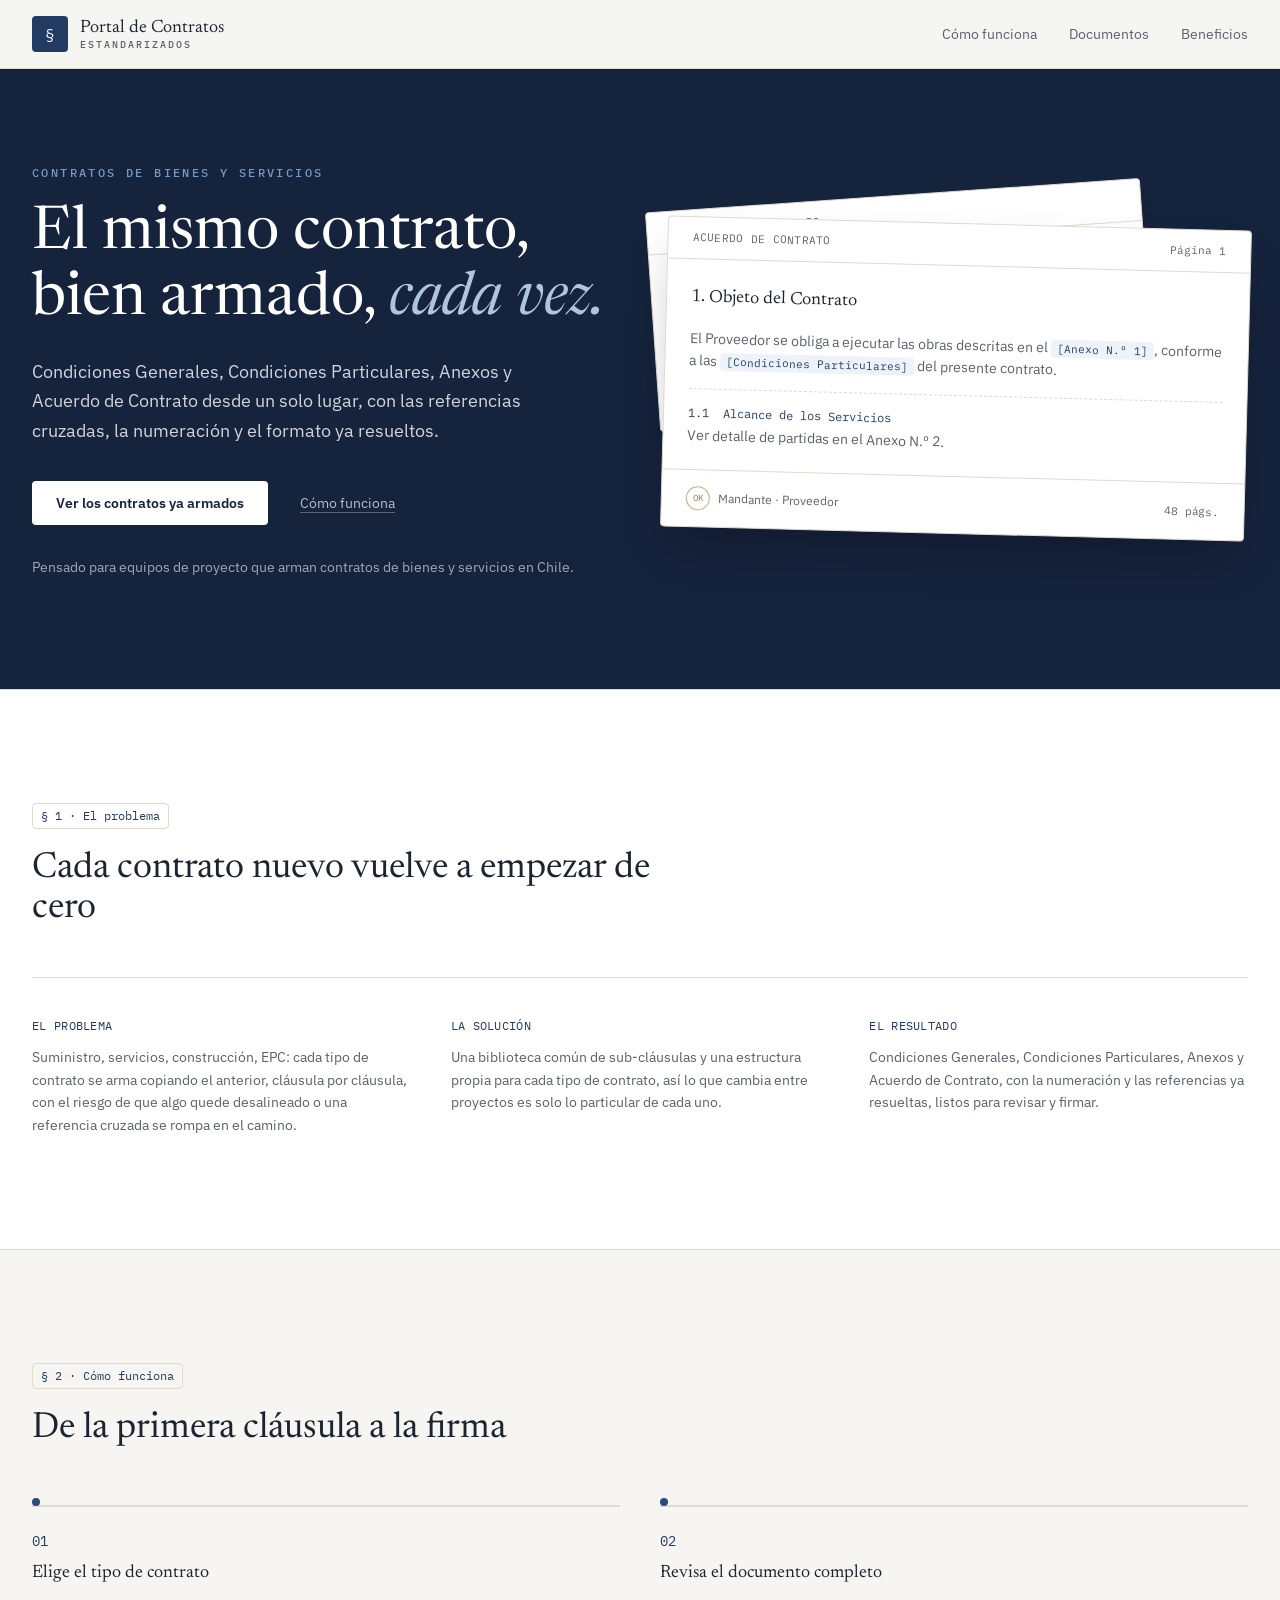
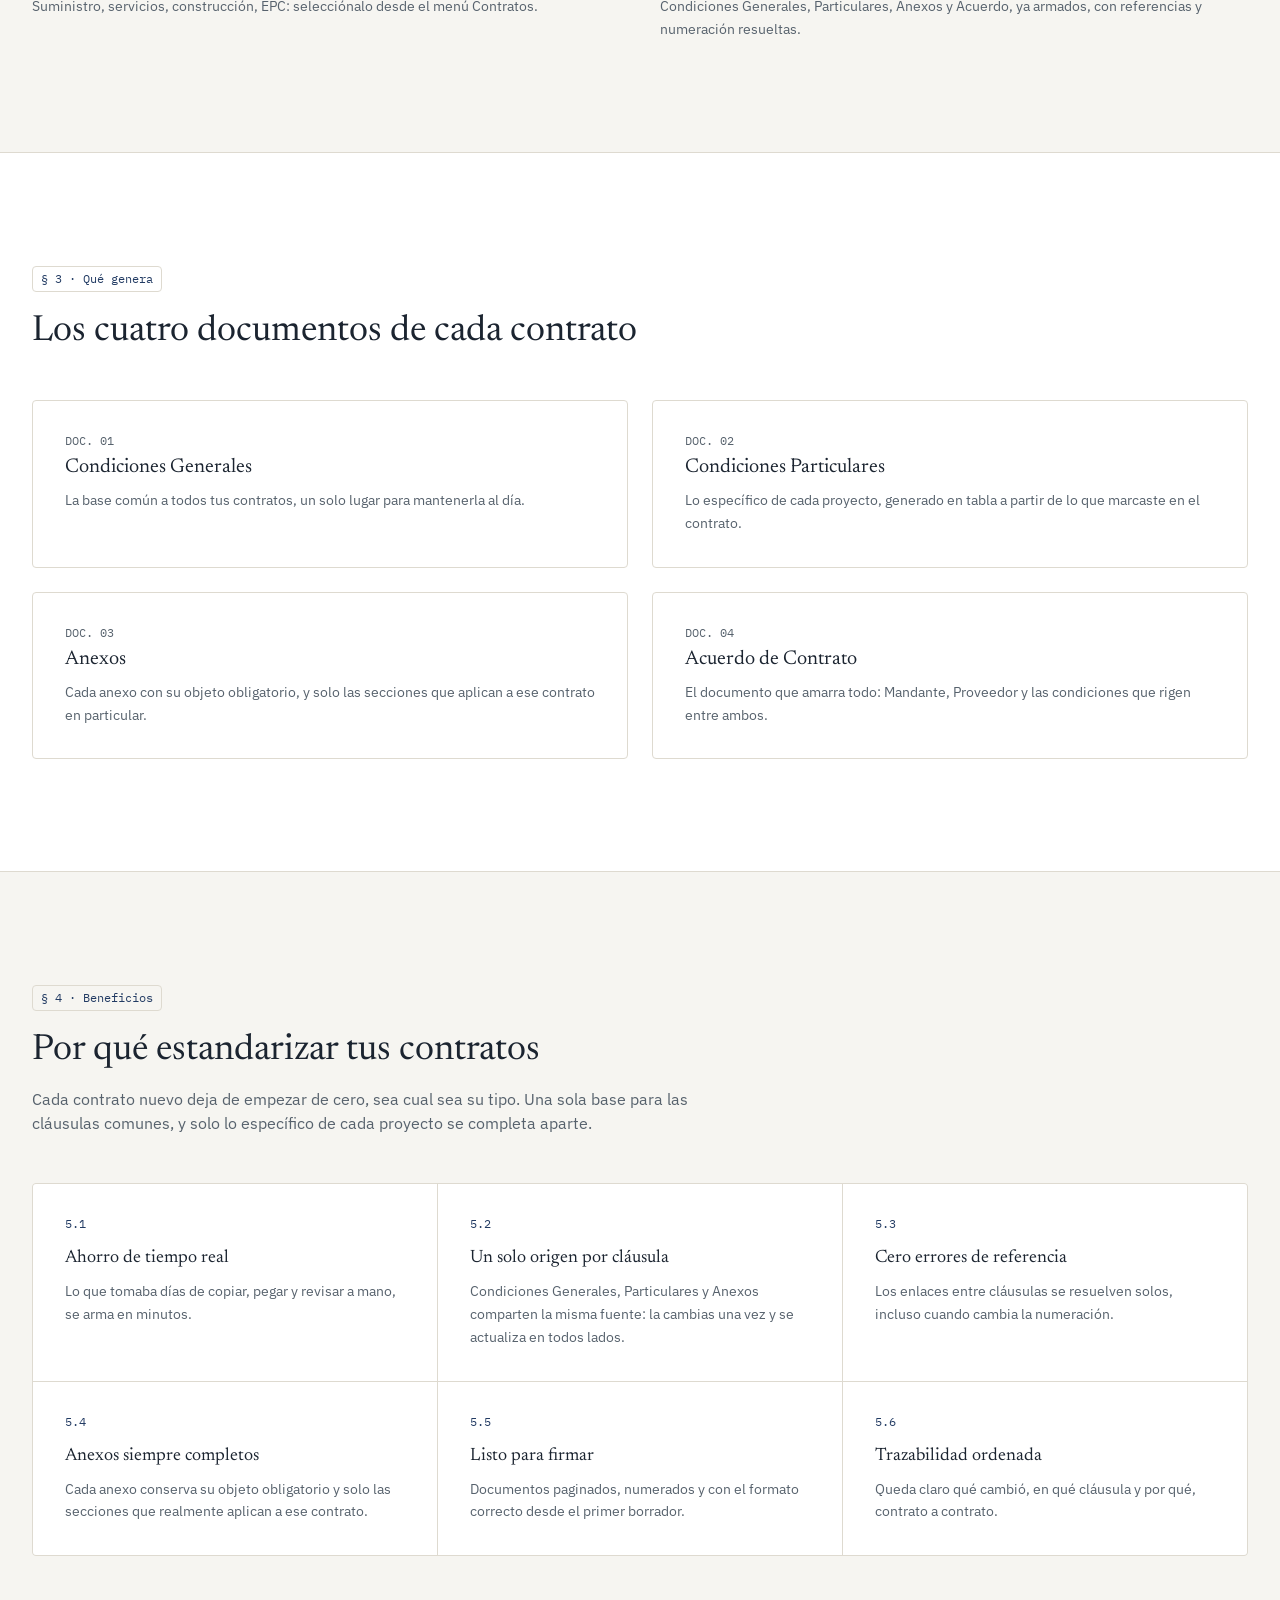
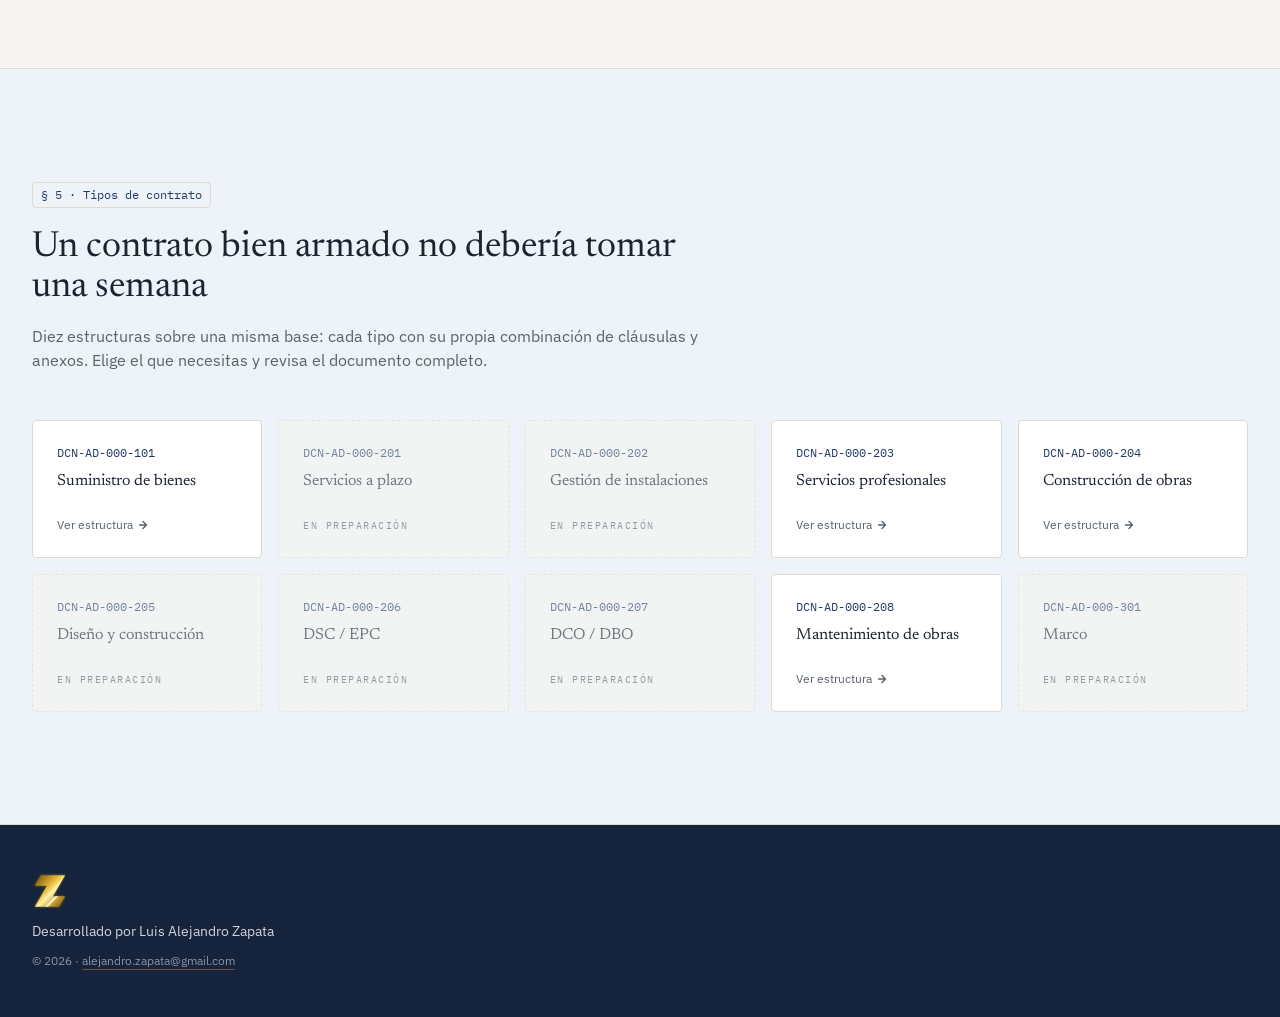
<file: framework.html>
<!doctype html>
<html lang="es" class="scroll-smooth" style="color-scheme: light">
    <head>
        <meta charset="UTF-8" />
        <meta name="viewport" content="width=device-width, initial-scale=1.0" />
        <meta name="color-scheme" content="light only" />
        <meta name="supported-color-schemes" content="light" />
        <title>Marco — Portal de Contratos Estandarizados</title>

        <link rel="preconnect" href="https://fonts.googleapis.com" />
        <link rel="preconnect" href="https://fonts.gstatic.com" crossorigin />
        <link rel="stylesheet" href="https://fonts.googleapis.com/css2?family=Newsreader:ital,opsz,wght@0,6..72,400;0,6..72,500;0,6..72,600;0,6..72,700;1,6..72,400;1,6..72,500&family=IBM+Plex+Sans:wght@400;500;600;700&family=IBM+Plex+Mono:wght@400;500;600&display=swap" />
        <!-- Material Symbols: las vistas de contrato usan ligados de íconos -->
        <link rel="stylesheet" href="https://fonts.googleapis.com/css2?family=Material+Symbols+Outlined" />
      <script type="module" crossorigin src="./assets/framework-CpjMGmN1.js"></script>
      <link rel="modulepreload" crossorigin href="./assets/config-DYtfWPvx.js">
      <link rel="modulepreload" crossorigin href="./assets/contract-runtime-LQdwB5w9.js">
      <link rel="stylesheet" crossorigin href="./assets/config-DaPgZwL_.css">
    </head>
    <body class="flex h-screen flex-col bg-paper font-sans text-ink antialiased">

        <header id="header-area" class="shrink-0 flex items-center gap-2 h-16 bg-navbar border-b border-border px-4 md:px-8"></header>
        
        <div id="pages-container" class="flex-1 overflow-y-auto scroll-smooth"></div>

    </body>
</html>
</file>
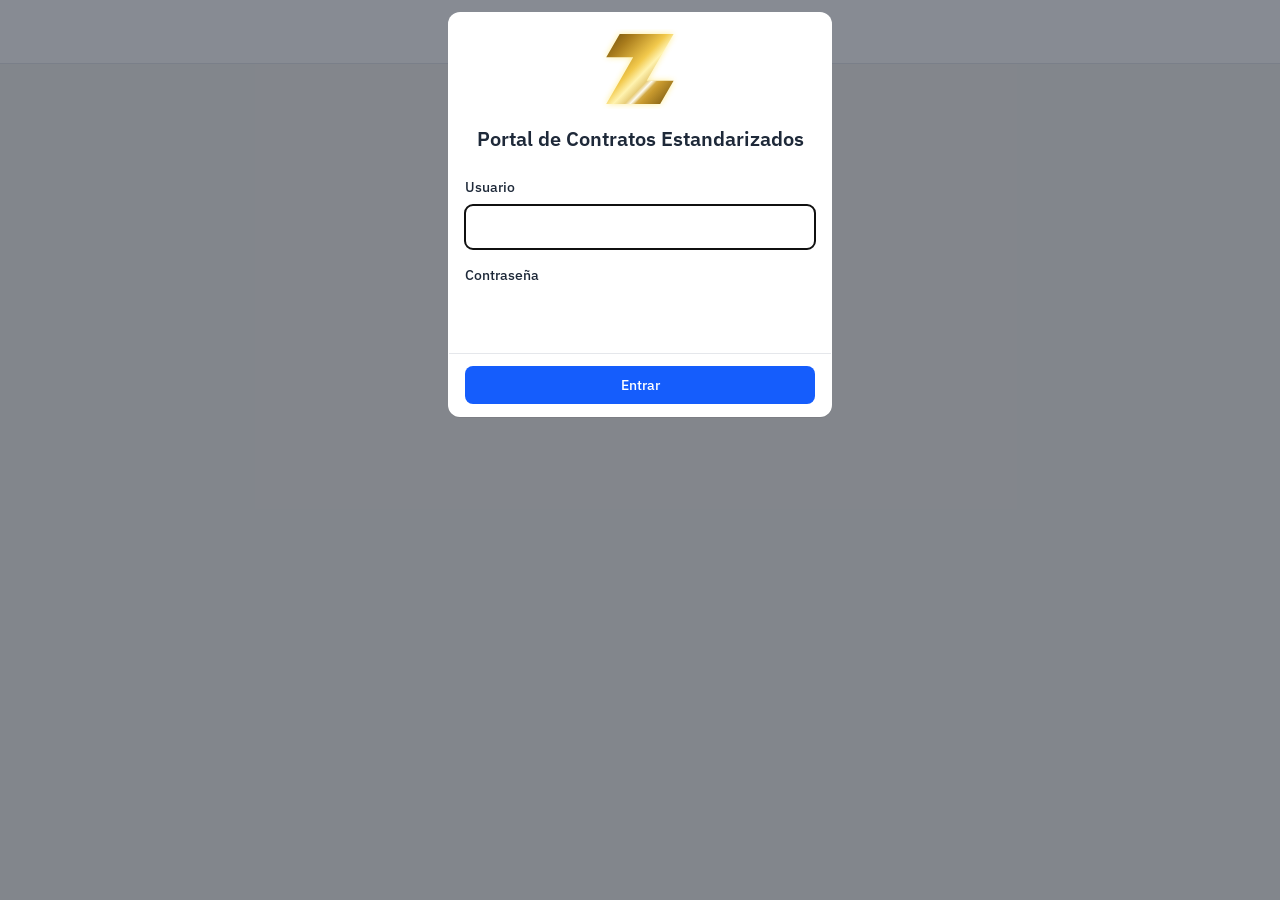
<file: maintenance.html>
<!doctype html>
<html lang="es" class="scroll-smooth" style="color-scheme: light">
    <head>
        <meta charset="UTF-8" />
        <meta name="viewport" content="width=device-width, initial-scale=1.0" />
        <meta name="color-scheme" content="light only" />
        <meta name="supported-color-schemes" content="light" />
        <title>Mantenimiento de Obras — Portal de Contratos Estandarizados</title>

        <link rel="preconnect" href="https://fonts.googleapis.com" />
        <link rel="preconnect" href="https://fonts.gstatic.com" crossorigin />
        <link rel="stylesheet" href="https://fonts.googleapis.com/css2?family=Newsreader:ital,opsz,wght@0,6..72,400;0,6..72,500;0,6..72,600;0,6..72,700;1,6..72,400;1,6..72,500&family=IBM+Plex+Sans:wght@400;500;600;700&family=IBM+Plex+Mono:wght@400;500;600&display=swap" />
        <!-- Material Symbols: las vistas de contrato usan ligados de íconos -->
        <link rel="stylesheet" href="https://fonts.googleapis.com/css2?family=Material+Symbols+Outlined" />
      <script type="module" crossorigin src="./assets/maintenance-NZdXXlku.js"></script>
      <link rel="modulepreload" crossorigin href="./assets/config-DYtfWPvx.js">
      <link rel="modulepreload" crossorigin href="./assets/contract-runtime-LQdwB5w9.js">
      <link rel="stylesheet" crossorigin href="./assets/config-DaPgZwL_.css">
    </head>
    <body class="flex h-screen flex-col bg-paper font-sans text-ink antialiased">

        <header id="header-area" class="shrink-0 flex items-center gap-2 h-16 bg-navbar border-b border-border px-4 md:px-8"></header>
        
        <div id="pages-container" class="flex-1 overflow-y-auto scroll-smooth"></div>

    </body>
</html>
</file>
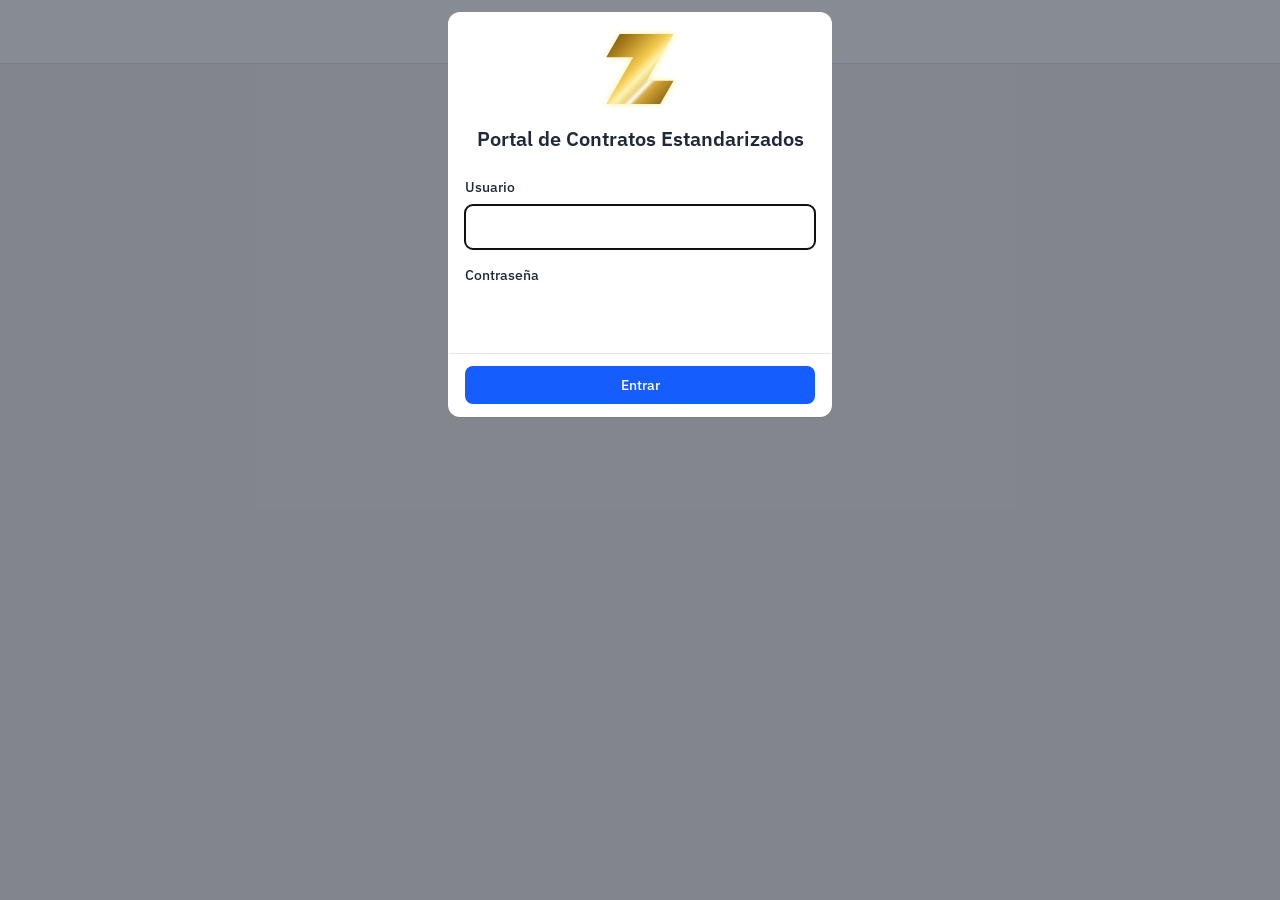
<file: professional.html>
<!doctype html>
<html lang="es" class="scroll-smooth" style="color-scheme: light">
    <head>
        <meta charset="UTF-8" />
        <meta name="viewport" content="width=device-width, initial-scale=1.0" />
        <meta name="color-scheme" content="light only" />
        <meta name="supported-color-schemes" content="light" />
        <title>Servicios Profesionales — Portal de Contratos Estandarizados</title>

        <link rel="preconnect" href="https://fonts.googleapis.com" />
        <link rel="preconnect" href="https://fonts.gstatic.com" crossorigin />
        <link rel="stylesheet" href="https://fonts.googleapis.com/css2?family=Newsreader:ital,opsz,wght@0,6..72,400;0,6..72,500;0,6..72,600;0,6..72,700;1,6..72,400;1,6..72,500&family=IBM+Plex+Sans:wght@400;500;600;700&family=IBM+Plex+Mono:wght@400;500;600&display=swap" />
        <!-- Material Symbols: las vistas de contrato usan ligados de íconos -->
        <link rel="stylesheet" href="https://fonts.googleapis.com/css2?family=Material+Symbols+Outlined" />
      <script type="module" crossorigin src="./assets/professional-BXf8XANx.js"></script>
      <link rel="modulepreload" crossorigin href="./assets/config-DYtfWPvx.js">
      <link rel="modulepreload" crossorigin href="./assets/contract-runtime-LQdwB5w9.js">
      <link rel="stylesheet" crossorigin href="./assets/config-DaPgZwL_.css">
    </head>
    <body class="flex h-screen flex-col bg-paper font-sans text-ink antialiased">

        <header id="header-area" class="shrink-0 flex items-center gap-2 h-16 bg-navbar border-b border-border px-4 md:px-8"></header>
        
        <div id="pages-container" class="flex-1 overflow-y-auto scroll-smooth"></div>

    </body>
</html>
</file>
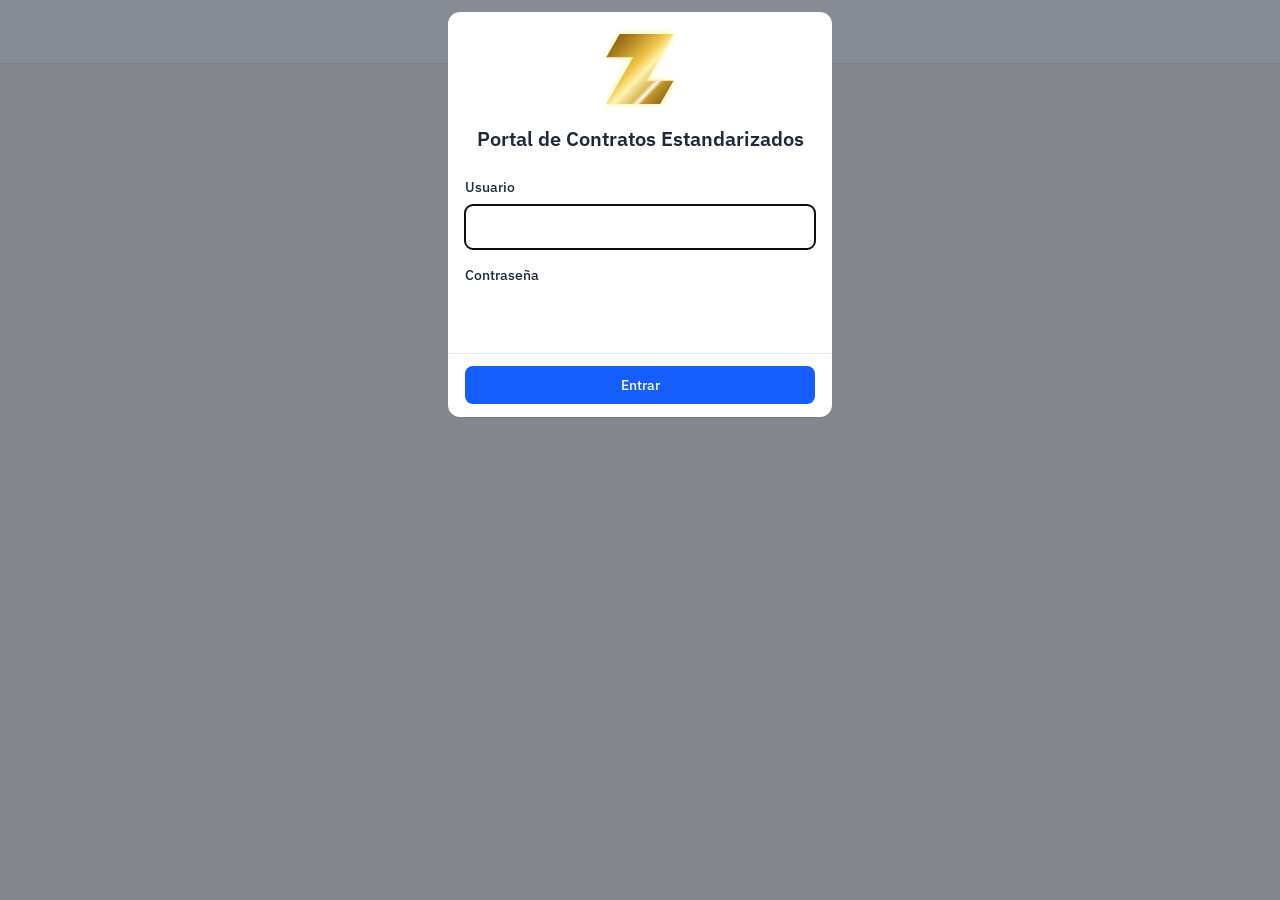
<file: supply.html>
<!doctype html>
<html lang="es" class="scroll-smooth" style="color-scheme: light">
    <head>
        <meta charset="UTF-8" />
        <meta name="viewport" content="width=device-width, initial-scale=1.0" />
        <meta name="color-scheme" content="light only" />
        <meta name="supported-color-schemes" content="light" />
        <title>Suministro de Bienes — Portal de Contratos Estandarizados</title>

        <link rel="preconnect" href="https://fonts.googleapis.com" />
        <link rel="preconnect" href="https://fonts.gstatic.com" crossorigin />
        <link rel="stylesheet" href="https://fonts.googleapis.com/css2?family=Newsreader:ital,opsz,wght@0,6..72,400;0,6..72,500;0,6..72,600;0,6..72,700;1,6..72,400;1,6..72,500&family=IBM+Plex+Sans:wght@400;500;600;700&family=IBM+Plex+Mono:wght@400;500;600&display=swap" />
        <!-- Material Symbols: las vistas de contrato usan ligados de íconos -->
        <link rel="stylesheet" href="https://fonts.googleapis.com/css2?family=Material+Symbols+Outlined" />
      <script type="module" crossorigin src="./assets/supply-DdB4b5AP.js"></script>
      <link rel="modulepreload" crossorigin href="./assets/config-DYtfWPvx.js">
      <link rel="modulepreload" crossorigin href="./assets/contract-runtime-LQdwB5w9.js">
      <link rel="stylesheet" crossorigin href="./assets/config-DaPgZwL_.css">
    </head>
    <body class="flex h-screen flex-col bg-paper font-sans text-ink antialiased">

        <header id="header-area" class="shrink-0 flex items-center gap-2 h-16 bg-navbar border-b border-border px-4 md:px-8"></header>
        
        <div id="pages-container" class="flex-1 overflow-y-auto scroll-smooth"></div>

    </body>
</html>
</file>
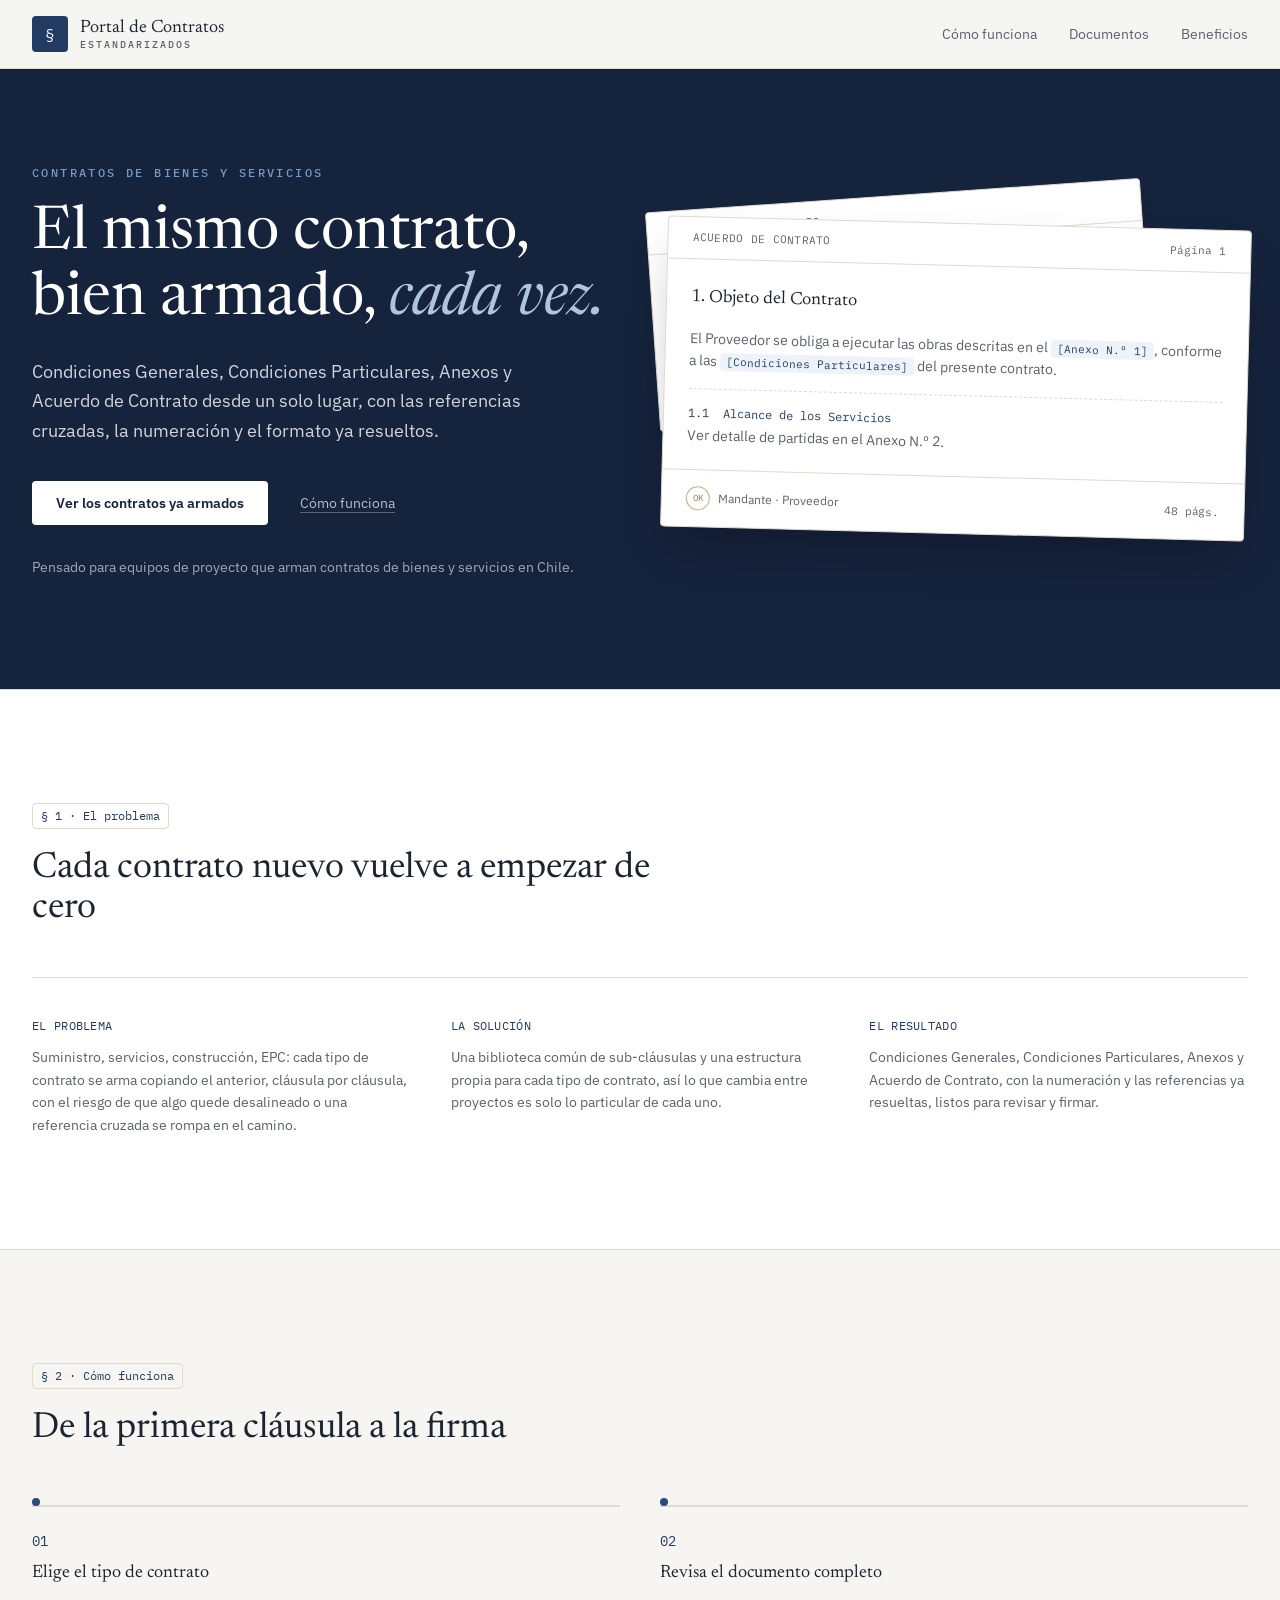
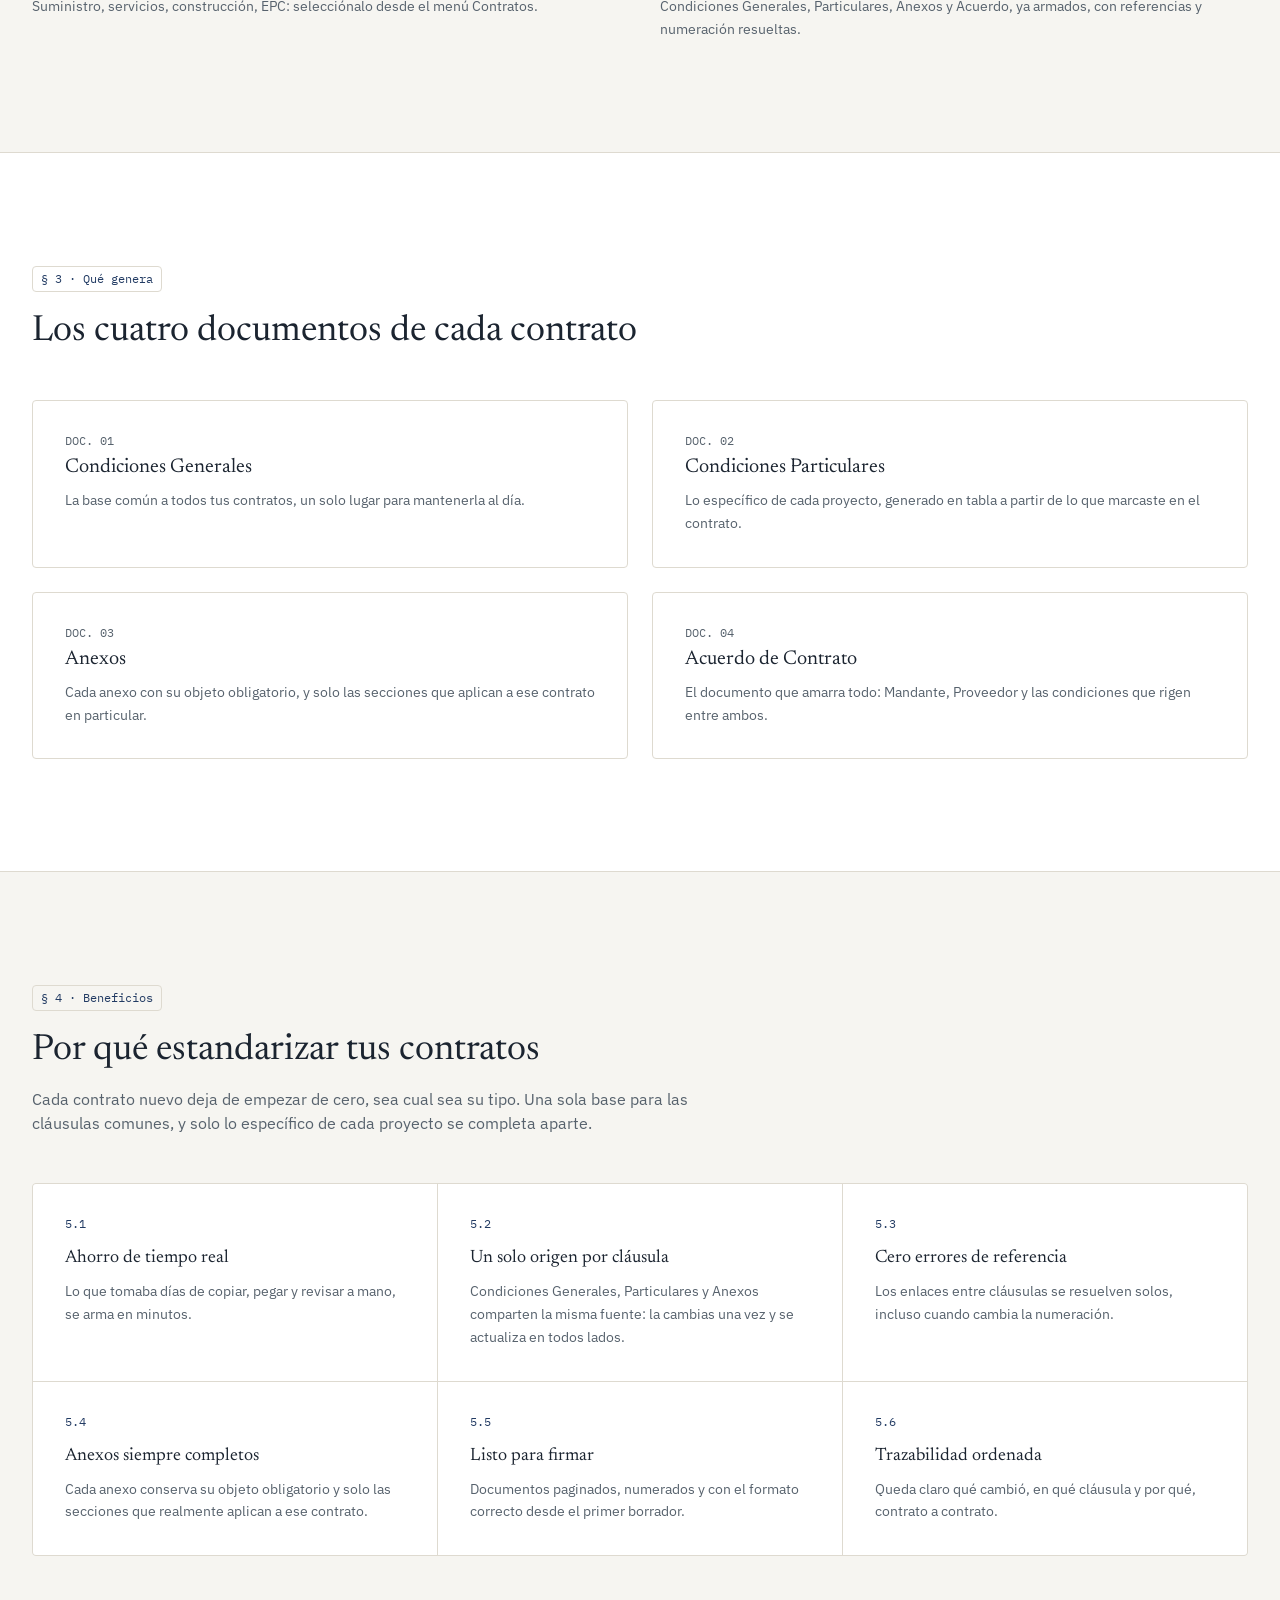
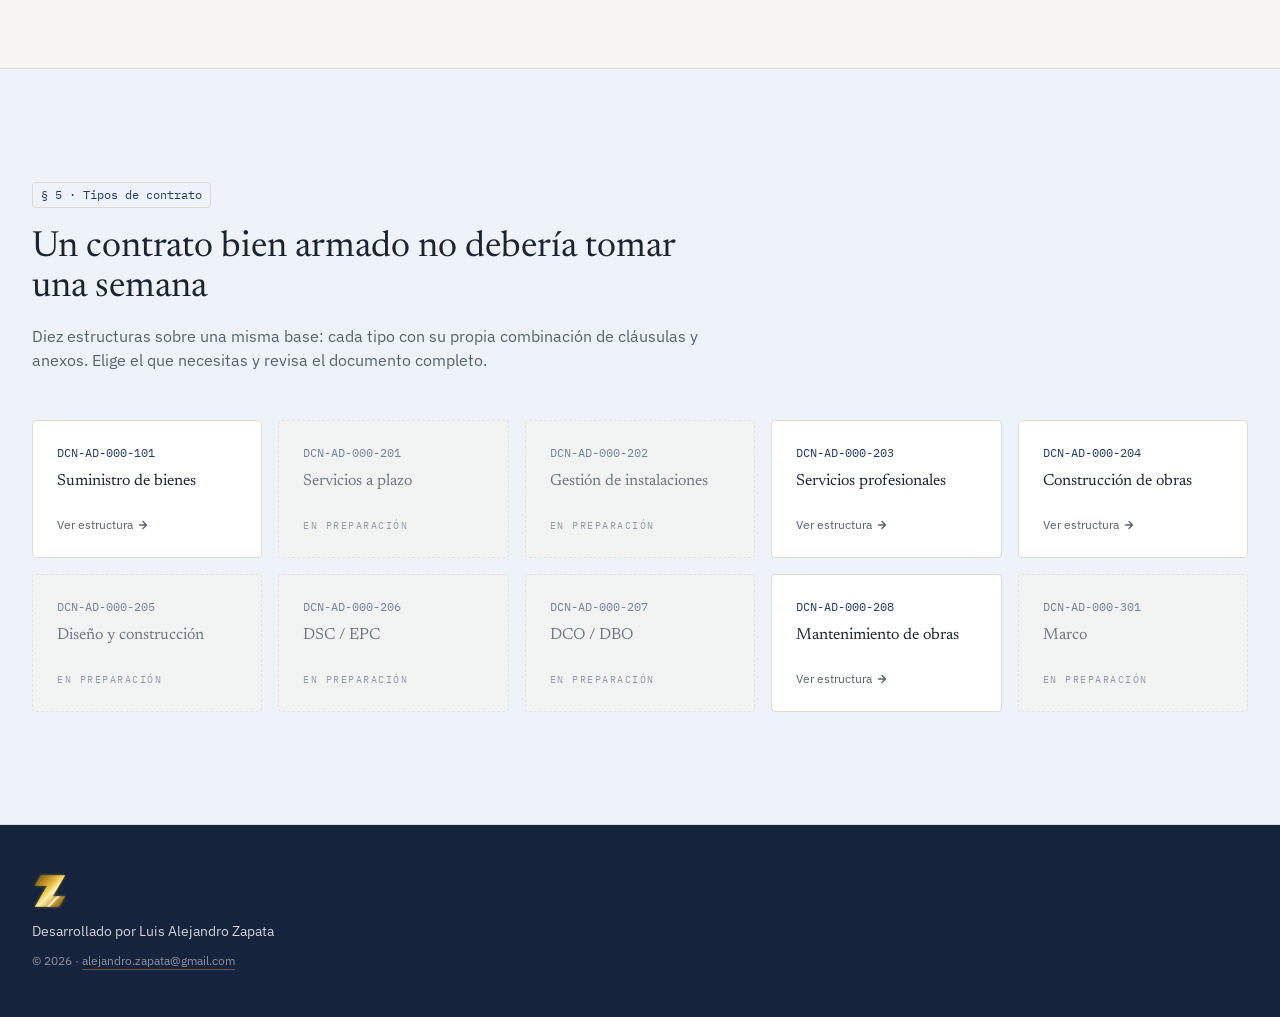
<file: term.html>
<!doctype html>
<html lang="es" class="scroll-smooth" style="color-scheme: light">
    <head>
        <meta charset="UTF-8" />
        <meta name="viewport" content="width=device-width, initial-scale=1.0" />
        <meta name="color-scheme" content="light only" />
        <meta name="supported-color-schemes" content="light" />
        <title>Servicios a Plazo — Portal de Contratos Estandarizados</title>

        <link rel="preconnect" href="https://fonts.googleapis.com" />
        <link rel="preconnect" href="https://fonts.gstatic.com" crossorigin />
        <link rel="stylesheet" href="https://fonts.googleapis.com/css2?family=Newsreader:ital,opsz,wght@0,6..72,400;0,6..72,500;0,6..72,600;0,6..72,700;1,6..72,400;1,6..72,500&family=IBM+Plex+Sans:wght@400;500;600;700&family=IBM+Plex+Mono:wght@400;500;600&display=swap" />
        <!-- Material Symbols: las vistas de contrato usan ligados de íconos -->
        <link rel="stylesheet" href="https://fonts.googleapis.com/css2?family=Material+Symbols+Outlined" />
      <script type="module" crossorigin src="./assets/term-BJdImRu9.js"></script>
      <link rel="modulepreload" crossorigin href="./assets/config-DYtfWPvx.js">
      <link rel="modulepreload" crossorigin href="./assets/contract-runtime-LQdwB5w9.js">
      <link rel="stylesheet" crossorigin href="./assets/config-DaPgZwL_.css">
    </head>
    <body class="flex h-screen flex-col bg-paper font-sans text-ink antialiased">

        <header id="header-area" class="shrink-0 flex items-center gap-2 h-16 bg-navbar border-b border-border px-4 md:px-8"></header>
        
        <div id="pages-container" class="flex-1 overflow-y-auto scroll-smooth"></div>

    </body>
</html>
</file>
